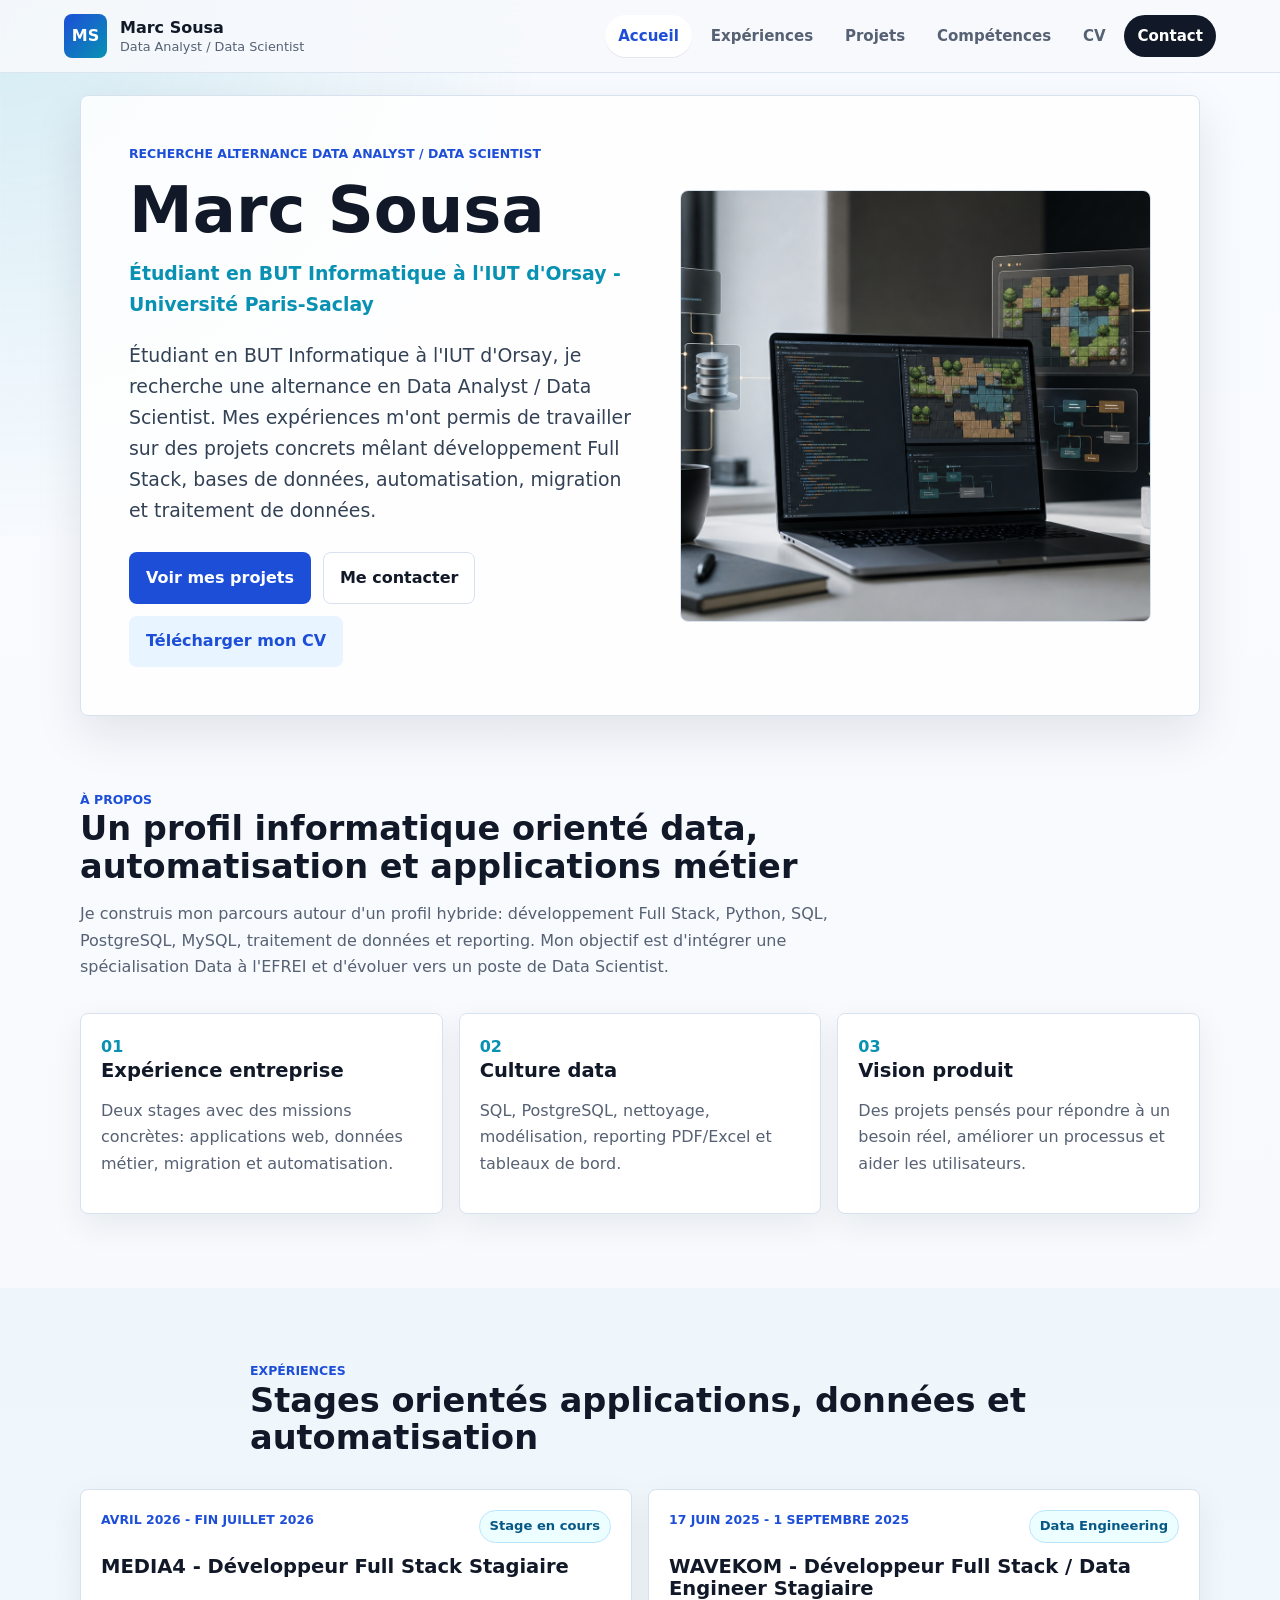
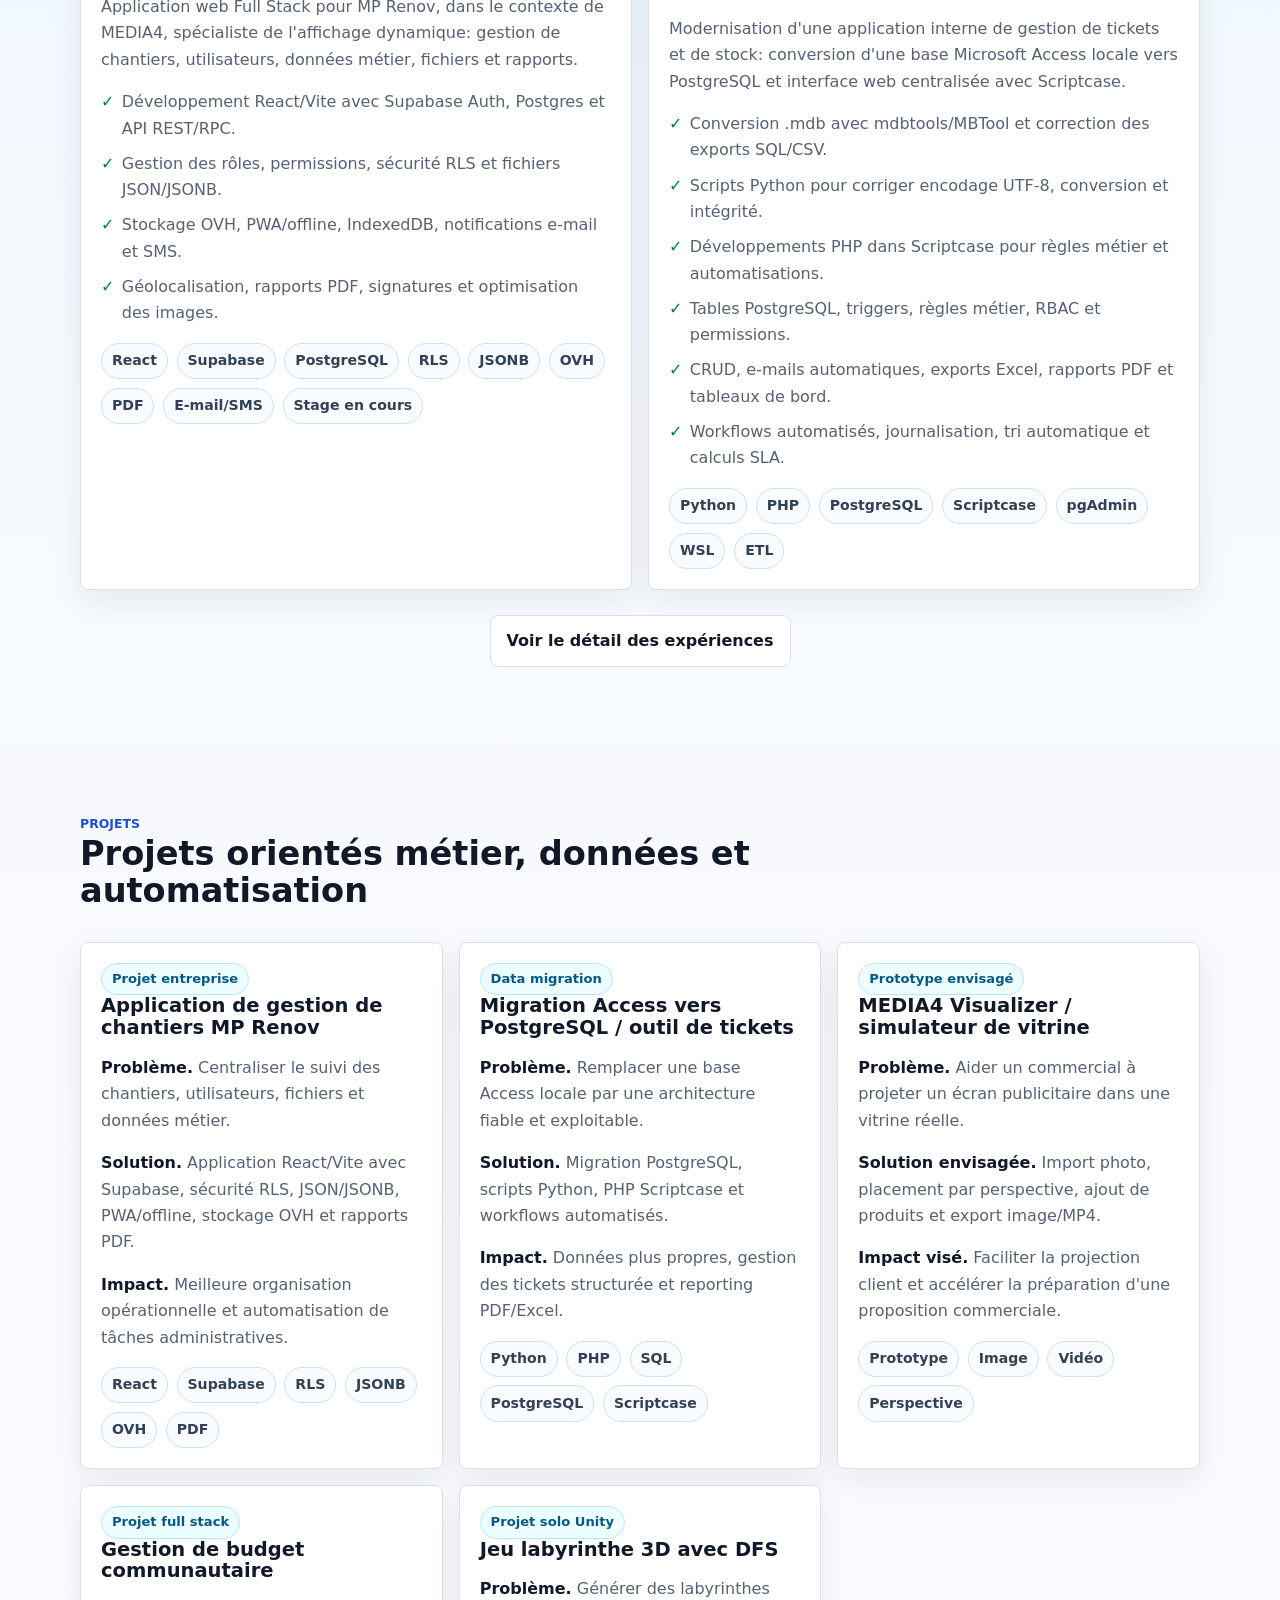
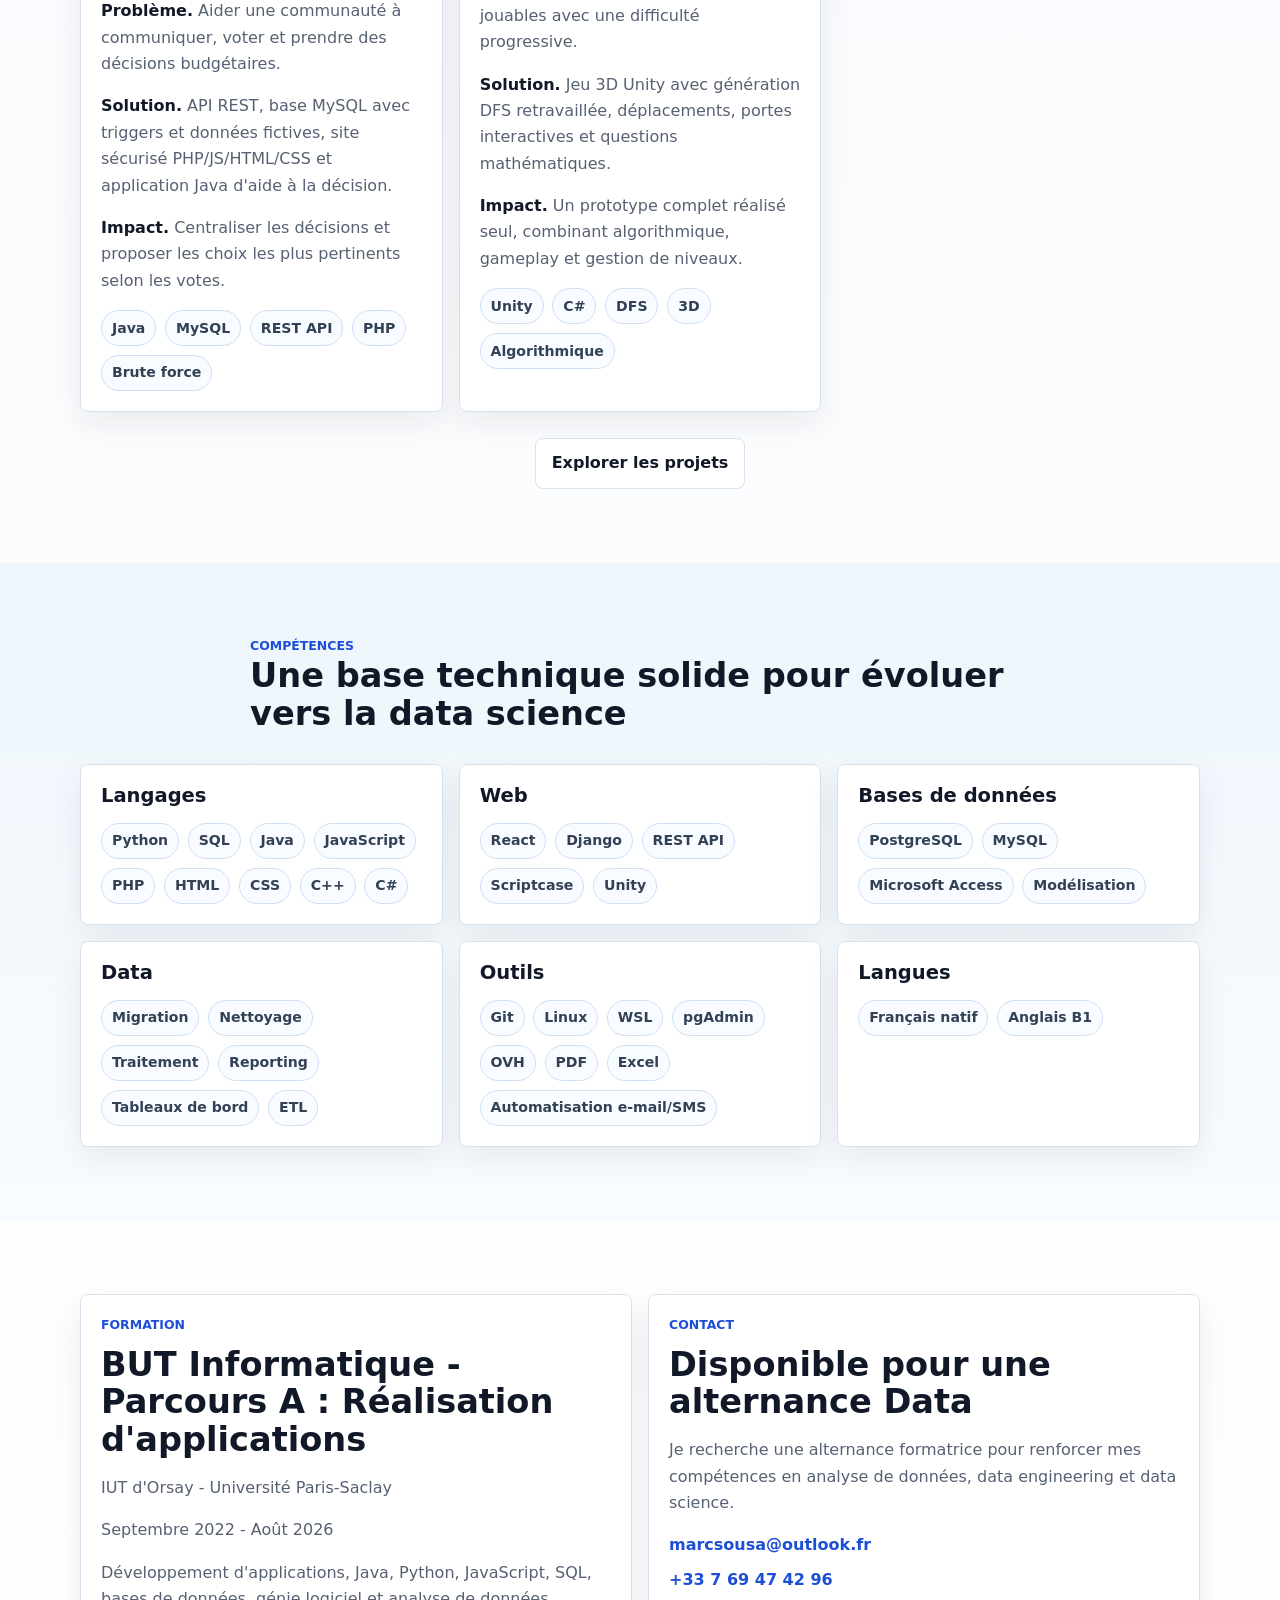
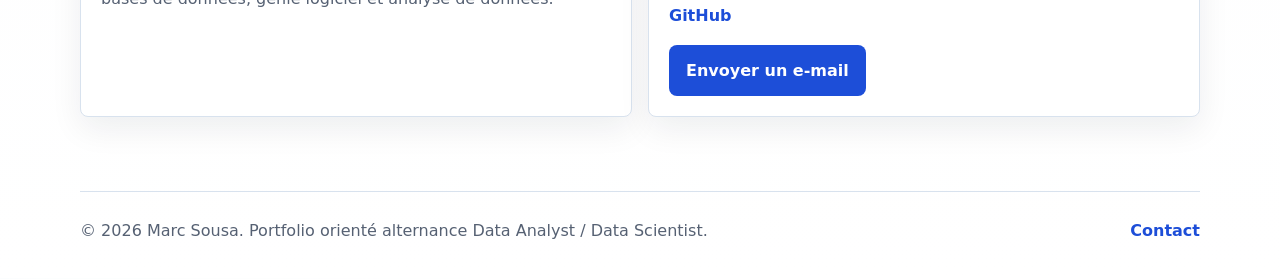
<file: index.html>
<!doctype html>
<html lang="fr">
  <head>
    <meta charset="utf-8">
    <meta name="viewport" content="width=device-width, initial-scale=1">
    <title>Marc Sousa | Alternance Data Analyst / Data Scientist</title>
    <meta
      name="description"
      content="Portfolio de Marc Sousa, étudiant en BUT Informatique à l'IUT d'Orsay, en recherche d'alternance Data Analyst / Data Scientist."
    >
    <link rel="icon" href="assets/media/favicon.svg" type="image/svg+xml">
    <link rel="stylesheet" href="assets/css/styles.css">
    <script src="assets/js/main.js" defer></script>
  </head>
  <body>
    <header class="site-header">
      <a class="brand" href="index.html" aria-label="Accueil du portfolio de Marc Sousa">
        <span class="brand-mark">MS</span>
        <span>
          <strong>Marc Sousa</strong>
          <small>Data Analyst / Data Scientist</small>
        </span>
      </a>
      <button class="nav-toggle" type="button" aria-expanded="false" aria-controls="site-nav">
        <span class="sr-only">Ouvrir le menu</span>
        <span aria-hidden="true"></span>
        <span aria-hidden="true"></span>
        <span aria-hidden="true"></span>
      </button>
      <nav class="site-nav" id="site-nav" aria-label="Navigation principale">
        <a href="index.html" data-nav>Accueil</a>
        <a href="experiences.html" data-nav>Expériences</a>
        <a href="projets.html" data-nav>Projets</a>
        <a href="competences.html" data-nav>Compétences</a>
        <a href="cv.html" data-nav>CV</a>
        <a class="nav-cta" href="contact.html" data-nav>Contact</a>
      </nav>
    </header>

    <main>
      <section class="hero section-shell" data-reveal>
        <div class="hero-copy">
          <p class="eyebrow">Recherche alternance Data Analyst / Data Scientist</p>
          <h1>Marc Sousa</h1>
          <p class="hero-title">Étudiant en BUT Informatique à l'IUT d'Orsay - Université Paris-Saclay</p>
          <p class="lead">
            Étudiant en BUT Informatique à l'IUT d'Orsay, je recherche une alternance en
            Data Analyst / Data Scientist. Mes expériences m'ont permis de travailler sur
            des projets concrets mêlant développement Full Stack, bases de données,
            automatisation, migration et traitement de données.
          </p>
          <div class="hero-actions" aria-label="Actions principales">
            <a class="button button-primary" href="projets.html">Voir mes projets</a>
            <a class="button button-secondary" href="contact.html">Me contacter</a>
            <a class="button button-ghost" href="cv.html">Télécharger mon CV</a>
          </div>
        </div>
        <div class="hero-media">
          <img src="assets/media/hero-portfolio.png" alt="Environnement de travail avec code, données et interfaces applicatives">
        </div>
      </section>

      <section class="section" id="apropos" data-reveal>
        <div class="section-heading">
          <p class="eyebrow">À propos</p>
          <h2>Un profil informatique orienté data, automatisation et applications métier</h2>
          <p>
            Je construis mon parcours autour d'un profil hybride: développement Full Stack,
            Python, SQL, PostgreSQL, MySQL, traitement de données et reporting. Mon objectif est
            d'intégrer une spécialisation Data à l'EFREI et d'évoluer vers un poste de
            Data Scientist.
          </p>
        </div>
        <div class="value-grid">
          <article class="value-card">
            <span>01</span>
            <h3>Expérience entreprise</h3>
            <p>Deux stages avec des missions concrètes: applications web, données métier, migration et automatisation.</p>
          </article>
          <article class="value-card">
            <span>02</span>
            <h3>Culture data</h3>
            <p>SQL, PostgreSQL, nettoyage, modélisation, reporting PDF/Excel et tableaux de bord.</p>
          </article>
          <article class="value-card">
            <span>03</span>
            <h3>Vision produit</h3>
            <p>Des projets pensés pour répondre à un besoin réel, améliorer un processus et aider les utilisateurs.</p>
          </article>
        </div>
      </section>

      <section class="section section-muted" id="experiences" data-reveal>
        <div class="section-heading">
          <p class="eyebrow">Expériences</p>
          <h2>Stages orientés applications, données et automatisation</h2>
        </div>
        <div class="experience-grid">
          <article class="experience-card">
            <div class="card-topline">
              <span class="card-kicker">Avril 2026 - fin juillet 2026</span>
              <span class="status-pill">Stage en cours</span>
            </div>
            <h3>MEDIA4 - Développeur Full Stack Stagiaire</h3>
            <p>
              Application web Full Stack pour MP Renov, dans le contexte de MEDIA4,
              spécialiste de l'affichage dynamique: gestion de chantiers, utilisateurs,
              données métier, fichiers et rapports.
            </p>
            <ul class="check-list">
              <li>Développement React/Vite avec Supabase Auth, Postgres et API REST/RPC.</li>
              <li>Gestion des rôles, permissions, sécurité RLS et fichiers JSON/JSONB.</li>
              <li>Stockage OVH, PWA/offline, IndexedDB, notifications e-mail et SMS.</li>
              <li>Géolocalisation, rapports PDF, signatures et optimisation des images.</li>
            </ul>
            <div class="tag-list">
              <span>React</span><span>Supabase</span><span>PostgreSQL</span><span>RLS</span><span>JSONB</span><span>OVH</span><span>PDF</span><span>E-mail/SMS</span><span>Stage en cours</span>
            </div>
          </article>
          <article class="experience-card">
            <div class="card-topline">
              <span class="card-kicker">17 juin 2025 - 1 septembre 2025</span>
              <span class="status-pill">Data Engineering</span>
            </div>
            <h3>WAVEKOM - Développeur Full Stack / Data Engineer Stagiaire</h3>
            <p>
              Modernisation d'une application interne de gestion de tickets et de stock:
              conversion d'une base Microsoft Access locale vers PostgreSQL et interface
              web centralisée avec Scriptcase.
            </p>
            <ul class="check-list">
              <li>Conversion .mdb avec mdbtools/MBTool et correction des exports SQL/CSV.</li>
              <li>Scripts Python pour corriger encodage UTF-8, conversion et intégrité.</li>
              <li>Développements PHP dans Scriptcase pour règles métier et automatisations.</li>
              <li>Tables PostgreSQL, triggers, règles métier, RBAC et permissions.</li>
              <li>CRUD, e-mails automatiques, exports Excel, rapports PDF et tableaux de bord.</li>
              <li>Workflows automatisés, journalisation, tri automatique et calculs SLA.</li>
            </ul>
            <div class="tag-list">
              <span>Python</span><span>PHP</span><span>PostgreSQL</span><span>Scriptcase</span><span>pgAdmin</span><span>WSL</span><span>ETL</span>
            </div>
          </article>
        </div>
        <div class="section-action">
          <a class="button button-secondary" href="experiences.html">Voir le détail des expériences</a>
        </div>
      </section>

      <section class="section" id="projets" data-reveal>
        <div class="section-heading">
          <p class="eyebrow">Projets</p>
          <h2>Projets orientés métier, données et automatisation</h2>
        </div>
        <div class="project-grid">
          <article class="project-card">
            <span class="status-pill">Projet entreprise</span>
            <h3>Application de gestion de chantiers MP Renov</h3>
            <p><strong>Problème.</strong> Centraliser le suivi des chantiers, utilisateurs, fichiers et données métier.</p>
            <p><strong>Solution.</strong> Application React/Vite avec Supabase, sécurité RLS, JSON/JSONB, PWA/offline, stockage OVH et rapports PDF.</p>
            <p><strong>Impact.</strong> Meilleure organisation opérationnelle et automatisation de tâches administratives.</p>
            <div class="tag-list"><span>React</span><span>Supabase</span><span>RLS</span><span>JSONB</span><span>OVH</span><span>PDF</span></div>
          </article>
          <article class="project-card">
            <span class="status-pill">Data migration</span>
            <h3>Migration Access vers PostgreSQL / outil de tickets</h3>
            <p><strong>Problème.</strong> Remplacer une base Access locale par une architecture fiable et exploitable.</p>
            <p><strong>Solution.</strong> Migration PostgreSQL, scripts Python, PHP Scriptcase et workflows automatisés.</p>
            <p><strong>Impact.</strong> Données plus propres, gestion des tickets structurée et reporting PDF/Excel.</p>
            <div class="tag-list"><span>Python</span><span>PHP</span><span>SQL</span><span>PostgreSQL</span><span>Scriptcase</span></div>
          </article>
          <article class="project-card">
            <span class="status-pill">Prototype envisagé</span>
            <h3>MEDIA4 Visualizer / simulateur de vitrine</h3>
            <p><strong>Problème.</strong> Aider un commercial à projeter un écran publicitaire dans une vitrine réelle.</p>
            <p><strong>Solution envisagée.</strong> Import photo, placement par perspective, ajout de produits et export image/MP4.</p>
            <p><strong>Impact visé.</strong> Faciliter la projection client et accélérer la préparation d'une proposition commerciale.</p>
            <div class="tag-list"><span>Prototype</span><span>Image</span><span>Vidéo</span><span>Perspective</span></div>
          </article>
          <article class="project-card">
            <span class="status-pill">Projet full stack</span>
            <h3>Gestion de budget communautaire</h3>
            <p><strong>Problème.</strong> Aider une communauté à communiquer, voter et prendre des décisions budgétaires.</p>
            <p><strong>Solution.</strong> API REST, base MySQL avec triggers et données fictives, site sécurisé PHP/JS/HTML/CSS et application Java d'aide à la décision.</p>
            <p><strong>Impact.</strong> Centraliser les décisions et proposer les choix les plus pertinents selon les votes.</p>
            <div class="tag-list"><span>Java</span><span>MySQL</span><span>REST API</span><span>PHP</span><span>Brute force</span></div>
          </article>
          <article class="project-card">
            <span class="status-pill">Projet solo Unity</span>
            <h3>Jeu labyrinthe 3D avec DFS</h3>
            <p><strong>Problème.</strong> Générer des labyrinthes jouables avec une difficulté progressive.</p>
            <p><strong>Solution.</strong> Jeu 3D Unity avec génération DFS retravaillée, déplacements, portes interactives et questions mathématiques.</p>
            <p><strong>Impact.</strong> Un prototype complet réalisé seul, combinant algorithmique, gameplay et gestion de niveaux.</p>
            <div class="tag-list"><span>Unity</span><span>C#</span><span>DFS</span><span>3D</span><span>Algorithmique</span></div>
          </article>
        </div>
        <div class="section-action">
          <a class="button button-secondary" href="projets.html">Explorer les projets</a>
        </div>
      </section>

      <section class="section section-muted" id="competences" data-reveal>
        <div class="section-heading">
          <p class="eyebrow">Compétences</p>
          <h2>Une base technique solide pour évoluer vers la data science</h2>
        </div>
        <div class="skills-board">
          <article>
            <h3>Langages</h3>
            <div class="tag-list"><span>Python</span><span>SQL</span><span>Java</span><span>JavaScript</span><span>PHP</span><span>HTML</span><span>CSS</span><span>C++</span><span>C#</span></div>
          </article>
          <article>
            <h3>Web</h3>
            <div class="tag-list"><span>React</span><span>Django</span><span>REST API</span><span>Scriptcase</span><span>Unity</span></div>
          </article>
          <article>
            <h3>Bases de données</h3>
            <div class="tag-list"><span>PostgreSQL</span><span>MySQL</span><span>Microsoft Access</span><span>Modélisation</span></div>
          </article>
          <article>
            <h3>Data</h3>
            <div class="tag-list"><span>Migration</span><span>Nettoyage</span><span>Traitement</span><span>Reporting</span><span>Tableaux de bord</span><span>ETL</span></div>
          </article>
          <article>
            <h3>Outils</h3>
            <div class="tag-list"><span>Git</span><span>Linux</span><span>WSL</span><span>pgAdmin</span><span>OVH</span><span>PDF</span><span>Excel</span><span>Automatisation e-mail/SMS</span></div>
          </article>
          <article>
            <h3>Langues</h3>
            <div class="tag-list"><span>Français natif</span><span>Anglais B1</span></div>
          </article>
        </div>
      </section>

      <section class="section formation-contact" data-reveal>
        <div class="formation-card">
          <p class="eyebrow">Formation</p>
          <h2>BUT Informatique - Parcours A : Réalisation d'applications</h2>
          <p>IUT d'Orsay - Université Paris-Saclay</p>
          <p>Septembre 2022 - Août 2026</p>
          <p>Développement d'applications, Java, Python, JavaScript, SQL, bases de données, génie logiciel et analyse de données.</p>
        </div>
        <div class="contact-card">
          <p class="eyebrow">Contact</p>
          <h2>Disponible pour une alternance Data</h2>
          <p>Je recherche une alternance formatrice pour renforcer mes compétences en analyse de données, data engineering et data science.</p>
          <div class="contact-links">
            <a href="mailto:marcsousa@outlook.fr">marcsousa@outlook.fr</a>
            <a href="tel:+33769474296">+33 7 69 47 42 96</a>
            <a href="https://github.com/MarcSousa91" target="_blank" rel="noreferrer">GitHub</a>
          </div>
          <a class="button button-primary" href="mailto:marcsousa@outlook.fr">Envoyer un e-mail</a>
        </div>
      </section>
    </main>

    <footer class="site-footer">
      <p>© 2026 Marc Sousa. Portfolio orienté alternance Data Analyst / Data Scientist.</p>
      <a href="contact.html">Contact</a>
    </footer>
  </body>
</html>
</file>
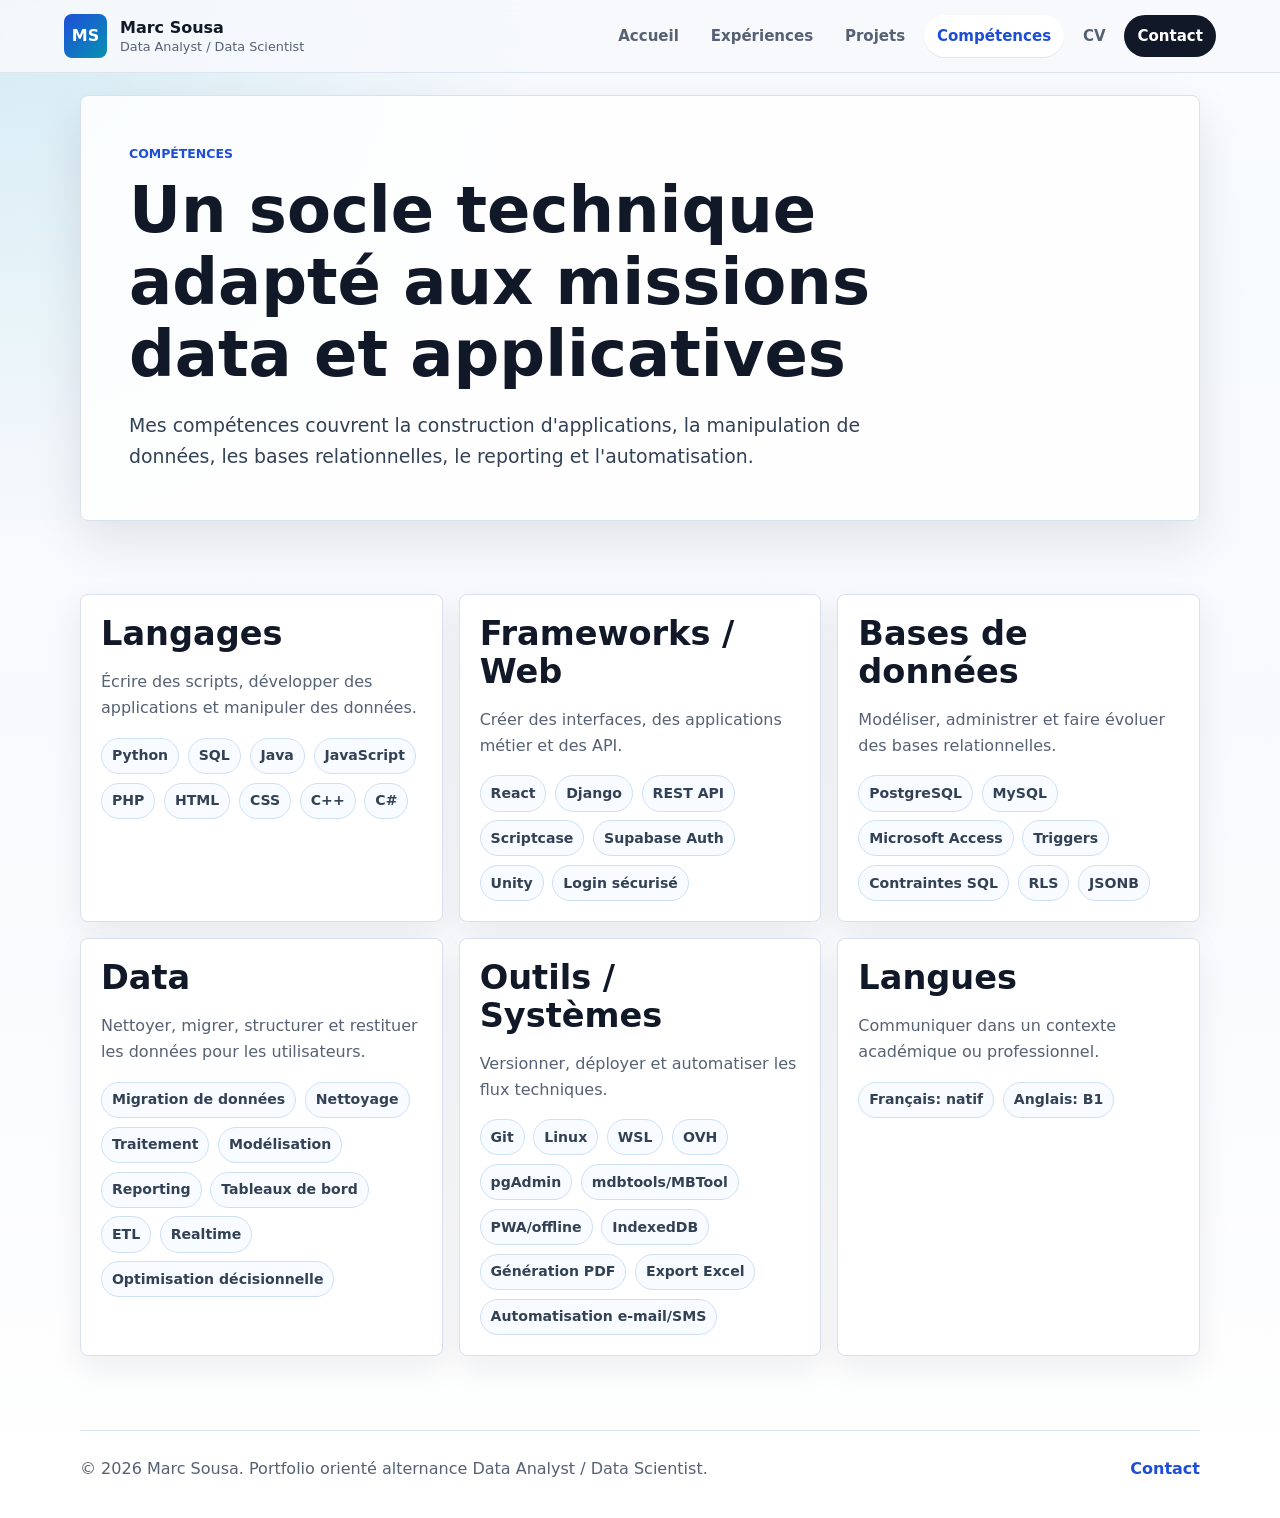
<file: competences.html>
<!doctype html>
<html lang="fr">
  <head>
    <meta charset="utf-8">
    <meta name="viewport" content="width=device-width, initial-scale=1">
    <title>Compétences Data et Développement | Marc Sousa</title>
    <meta name="description" content="Compétences techniques de Marc Sousa: Python, SQL, PostgreSQL, MySQL, React, PHP, Unity, Supabase, RLS, migration de données, ETL, reporting et automatisation.">
    <link rel="icon" href="assets/media/favicon.svg" type="image/svg+xml">
    <link rel="stylesheet" href="assets/css/styles.css">
    <script src="assets/js/main.js" defer></script>
  </head>
  <body>
    <header class="site-header">
      <a class="brand" href="index.html" aria-label="Accueil du portfolio de Marc Sousa">
        <span class="brand-mark">MS</span>
        <span><strong>Marc Sousa</strong><small>Data Analyst / Data Scientist</small></span>
      </a>
      <button class="nav-toggle" type="button" aria-expanded="false" aria-controls="site-nav">
        <span class="sr-only">Ouvrir le menu</span><span aria-hidden="true"></span><span aria-hidden="true"></span><span aria-hidden="true"></span>
      </button>
      <nav class="site-nav" id="site-nav" aria-label="Navigation principale">
        <a href="index.html" data-nav>Accueil</a>
        <a href="experiences.html" data-nav>Expériences</a>
        <a href="projets.html" data-nav>Projets</a>
        <a href="competences.html" data-nav>Compétences</a>
        <a href="cv.html" data-nav>CV</a>
        <a class="nav-cta" href="contact.html" data-nav>Contact</a>
      </nav>
    </header>

    <main>
      <section class="page-hero section-shell" data-reveal>
        <p class="eyebrow">Compétences</p>
        <h1>Un socle technique adapté aux missions data et applicatives</h1>
        <p class="lead">
          Mes compétences couvrent la construction d'applications, la manipulation de
          données, les bases relationnelles, le reporting et l'automatisation.
        </p>
      </section>

      <section class="section" data-reveal>
        <div class="skills-board skills-board-large">
          <article>
            <h2>Langages</h2>
            <p>Écrire des scripts, développer des applications et manipuler des données.</p>
            <div class="tag-list"><span>Python</span><span>SQL</span><span>Java</span><span>JavaScript</span><span>PHP</span><span>HTML</span><span>CSS</span><span>C++</span><span>C#</span></div>
          </article>
          <article>
            <h2>Frameworks / Web</h2>
            <p>Créer des interfaces, des applications métier et des API.</p>
            <div class="tag-list"><span>React</span><span>Django</span><span>REST API</span><span>Scriptcase</span><span>Supabase Auth</span><span>Unity</span><span>Login sécurisé</span></div>
          </article>
          <article>
            <h2>Bases de données</h2>
            <p>Modéliser, administrer et faire évoluer des bases relationnelles.</p>
            <div class="tag-list"><span>PostgreSQL</span><span>MySQL</span><span>Microsoft Access</span><span>Triggers</span><span>Contraintes SQL</span><span>RLS</span><span>JSONB</span></div>
          </article>
          <article>
            <h2>Data</h2>
            <p>Nettoyer, migrer, structurer et restituer les données pour les utilisateurs.</p>
            <div class="tag-list"><span>Migration de données</span><span>Nettoyage</span><span>Traitement</span><span>Modélisation</span><span>Reporting</span><span>Tableaux de bord</span><span>ETL</span><span>Realtime</span><span>Optimisation décisionnelle</span></div>
          </article>
          <article>
            <h2>Outils / Systèmes</h2>
            <p>Versionner, déployer et automatiser les flux techniques.</p>
            <div class="tag-list"><span>Git</span><span>Linux</span><span>WSL</span><span>OVH</span><span>pgAdmin</span><span>mdbtools/MBTool</span><span>PWA/offline</span><span>IndexedDB</span><span>Génération PDF</span><span>Export Excel</span><span>Automatisation e-mail/SMS</span></div>
          </article>
          <article>
            <h2>Langues</h2>
            <p>Communiquer dans un contexte académique ou professionnel.</p>
            <div class="tag-list"><span>Français: natif</span><span>Anglais: B1</span></div>
          </article>
        </div>
      </section>
    </main>

    <footer class="site-footer">
      <p>© 2026 Marc Sousa. Portfolio orienté alternance Data Analyst / Data Scientist.</p>
      <a href="contact.html">Contact</a>
    </footer>
  </body>
</html>
</file>
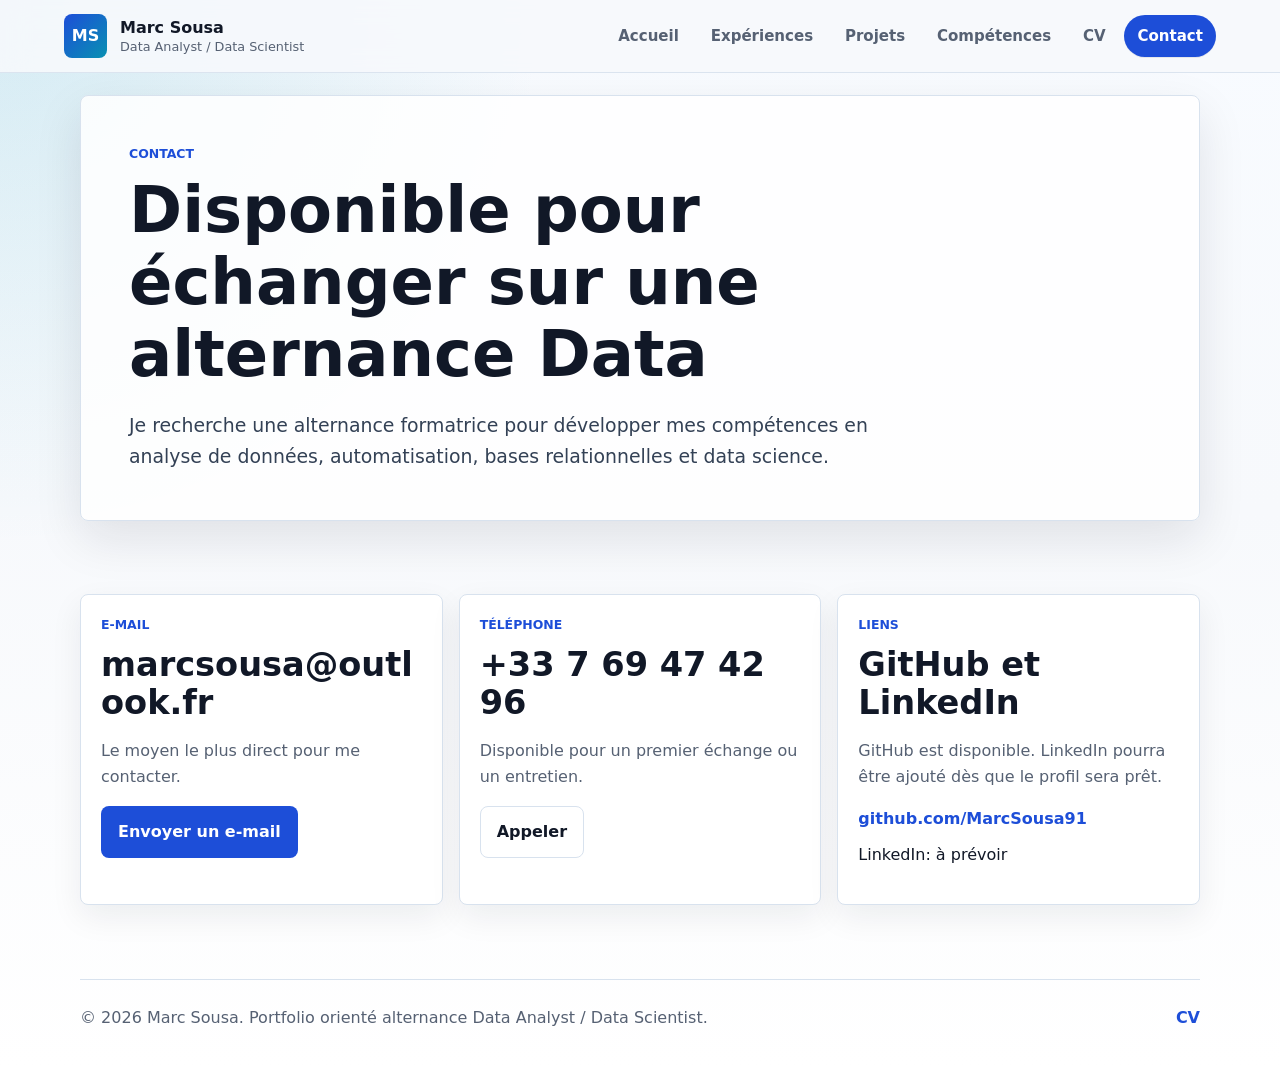
<file: contact.html>
<!doctype html>
<html lang="fr">
  <head>
    <meta charset="utf-8">
    <meta name="viewport" content="width=device-width, initial-scale=1">
    <title>Contact | Marc Sousa</title>
    <meta name="description" content="Contacter Marc Sousa pour une alternance Data Analyst / Data Scientist: email, téléphone, GitHub et LinkedIn à prévoir.">
    <link rel="icon" href="assets/media/favicon.svg" type="image/svg+xml">
    <link rel="stylesheet" href="assets/css/styles.css">
    <script src="assets/js/main.js" defer></script>
  </head>
  <body>
    <header class="site-header">
      <a class="brand" href="index.html" aria-label="Accueil du portfolio de Marc Sousa">
        <span class="brand-mark">MS</span>
        <span><strong>Marc Sousa</strong><small>Data Analyst / Data Scientist</small></span>
      </a>
      <button class="nav-toggle" type="button" aria-expanded="false" aria-controls="site-nav">
        <span class="sr-only">Ouvrir le menu</span><span aria-hidden="true"></span><span aria-hidden="true"></span><span aria-hidden="true"></span>
      </button>
      <nav class="site-nav" id="site-nav" aria-label="Navigation principale">
        <a href="index.html" data-nav>Accueil</a>
        <a href="experiences.html" data-nav>Expériences</a>
        <a href="projets.html" data-nav>Projets</a>
        <a href="competences.html" data-nav>Compétences</a>
        <a href="cv.html" data-nav>CV</a>
        <a class="nav-cta" href="contact.html" data-nav>Contact</a>
      </nav>
    </header>

    <main>
      <section class="page-hero section-shell" data-reveal>
        <p class="eyebrow">Contact</p>
        <h1>Disponible pour échanger sur une alternance Data</h1>
        <p class="lead">
          Je recherche une alternance formatrice pour développer mes compétences en
          analyse de données, automatisation, bases relationnelles et data science.
        </p>
      </section>

      <section class="section contact-grid" data-reveal>
        <article class="contact-card">
          <p class="eyebrow">E-mail</p>
          <h2>marcsousa@outlook.fr</h2>
          <p>Le moyen le plus direct pour me contacter.</p>
          <a class="button button-primary" href="mailto:marcsousa@outlook.fr">Envoyer un e-mail</a>
        </article>
        <article class="contact-card">
          <p class="eyebrow">Téléphone</p>
          <h2>+33 7 69 47 42 96</h2>
          <p>Disponible pour un premier échange ou un entretien.</p>
          <a class="button button-secondary" href="tel:+33769474296">Appeler</a>
        </article>
        <article class="contact-card">
          <p class="eyebrow">Liens</p>
          <h2>GitHub et LinkedIn</h2>
          <p>GitHub est disponible. LinkedIn pourra être ajouté dès que le profil sera prêt.</p>
          <div class="contact-links">
            <a href="https://github.com/MarcSousa91" target="_blank" rel="noreferrer">github.com/MarcSousa91</a>
            <span>LinkedIn: à prévoir</span>
          </div>
        </article>
      </section>
    </main>

    <footer class="site-footer">
      <p>© 2026 Marc Sousa. Portfolio orienté alternance Data Analyst / Data Scientist.</p>
      <a href="cv.html">CV</a>
    </footer>
  </body>
</html>
</file>
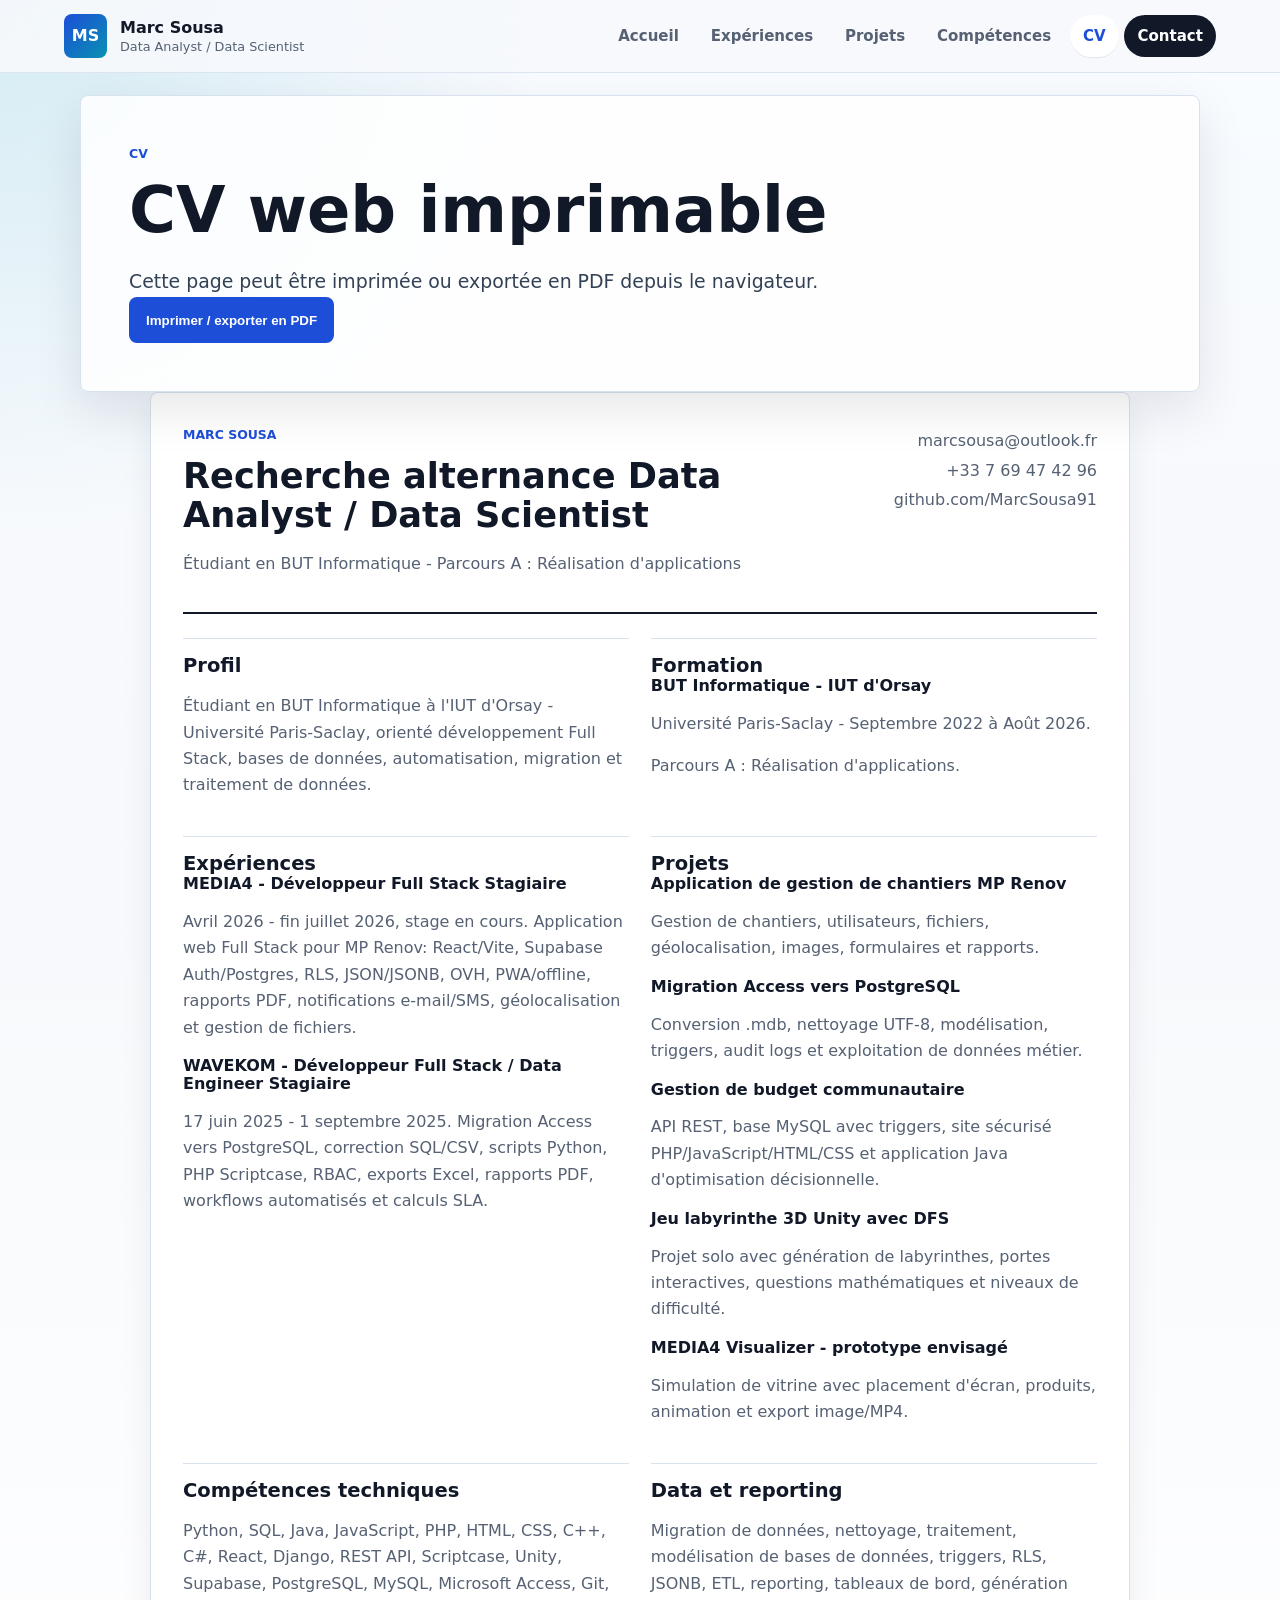
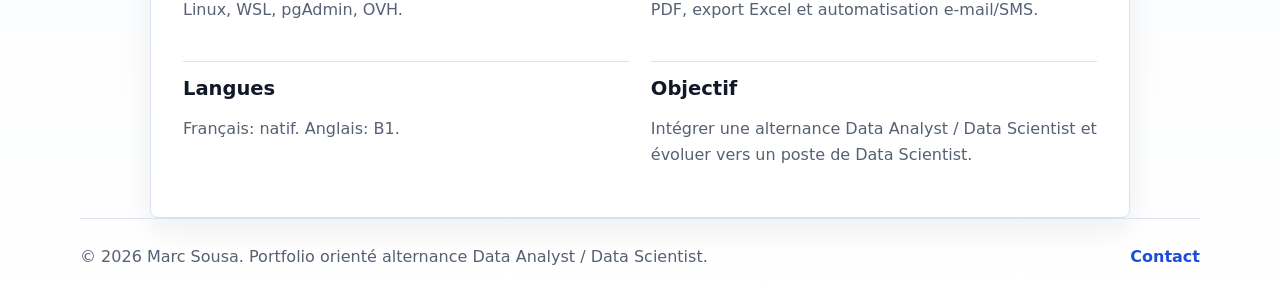
<file: cv.html>
<!doctype html>
<html lang="fr">
  <head>
    <meta charset="utf-8">
    <meta name="viewport" content="width=device-width, initial-scale=1">
    <title>CV | Marc Sousa</title>
    <meta name="description" content="CV web de Marc Sousa, étudiant en BUT Informatique recherchant une alternance Data Analyst / Data Scientist.">
    <link rel="icon" href="assets/media/favicon.svg" type="image/svg+xml">
    <link rel="stylesheet" href="assets/css/styles.css">
    <script src="assets/js/main.js" defer></script>
  </head>
  <body>
    <header class="site-header no-print">
      <a class="brand" href="index.html" aria-label="Accueil du portfolio de Marc Sousa">
        <span class="brand-mark">MS</span>
        <span><strong>Marc Sousa</strong><small>Data Analyst / Data Scientist</small></span>
      </a>
      <button class="nav-toggle" type="button" aria-expanded="false" aria-controls="site-nav">
        <span class="sr-only">Ouvrir le menu</span><span aria-hidden="true"></span><span aria-hidden="true"></span><span aria-hidden="true"></span>
      </button>
      <nav class="site-nav" id="site-nav" aria-label="Navigation principale">
        <a href="index.html" data-nav>Accueil</a>
        <a href="experiences.html" data-nav>Expériences</a>
        <a href="projets.html" data-nav>Projets</a>
        <a href="competences.html" data-nav>Compétences</a>
        <a href="cv.html" data-nav>CV</a>
        <a class="nav-cta" href="contact.html" data-nav>Contact</a>
      </nav>
    </header>

    <main>
      <section class="page-hero section-shell no-print" data-reveal>
        <p class="eyebrow">CV</p>
        <h1>CV web imprimable</h1>
        <p class="lead">Cette page peut être imprimée ou exportée en PDF depuis le navigateur.</p>
        <button class="button button-primary" type="button" data-print>Imprimer / exporter en PDF</button>
      </section>

      <section class="section cv-sheet" aria-label="CV de Marc Sousa">
        <header class="cv-header">
          <div>
            <p class="eyebrow">Marc Sousa</p>
            <h2>Recherche alternance Data Analyst / Data Scientist</h2>
            <p>Étudiant en BUT Informatique - Parcours A : Réalisation d'applications</p>
          </div>
          <div class="cv-contact">
            <p><a href="mailto:marcsousa@outlook.fr">marcsousa@outlook.fr</a></p>
            <p><a href="tel:+33769474296">+33 7 69 47 42 96</a></p>
            <p><a href="https://github.com/MarcSousa91">github.com/MarcSousa91</a></p>
          </div>
        </header>

        <div class="cv-grid">
          <section>
            <h3>Profil</h3>
            <p>
              Étudiant en BUT Informatique à l'IUT d'Orsay - Université Paris-Saclay,
              orienté développement Full Stack, bases de données, automatisation,
              migration et traitement de données.
            </p>
          </section>
          <section>
            <h3>Formation</h3>
            <article class="cv-entry">
              <h4>BUT Informatique - IUT d'Orsay</h4>
              <p>Université Paris-Saclay - Septembre 2022 à Août 2026.</p>
              <p>Parcours A : Réalisation d'applications.</p>
            </article>
          </section>
          <section>
            <h3>Expériences</h3>
            <article class="cv-entry">
              <h4>MEDIA4 - Développeur Full Stack Stagiaire</h4>
              <p>Avril 2026 - fin juillet 2026, stage en cours. Application web Full Stack pour MP Renov: React/Vite, Supabase Auth/Postgres, RLS, JSON/JSONB, OVH, PWA/offline, rapports PDF, notifications e-mail/SMS, géolocalisation et gestion de fichiers.</p>
            </article>
            <article class="cv-entry">
              <h4>WAVEKOM - Développeur Full Stack / Data Engineer Stagiaire</h4>
              <p>17 juin 2025 - 1 septembre 2025. Migration Access vers PostgreSQL, correction SQL/CSV, scripts Python, PHP Scriptcase, RBAC, exports Excel, rapports PDF, workflows automatisés et calculs SLA.</p>
            </article>
          </section>
          <section>
            <h3>Projets</h3>
            <article class="cv-entry">
              <h4>Application de gestion de chantiers MP Renov</h4>
              <p>Gestion de chantiers, utilisateurs, fichiers, géolocalisation, images, formulaires et rapports.</p>
            </article>
            <article class="cv-entry">
              <h4>Migration Access vers PostgreSQL</h4>
              <p>Conversion .mdb, nettoyage UTF-8, modélisation, triggers, audit logs et exploitation de données métier.</p>
            </article>
            <article class="cv-entry">
              <h4>Gestion de budget communautaire</h4>
              <p>API REST, base MySQL avec triggers, site sécurisé PHP/JavaScript/HTML/CSS et application Java d'optimisation décisionnelle.</p>
            </article>
            <article class="cv-entry">
              <h4>Jeu labyrinthe 3D Unity avec DFS</h4>
              <p>Projet solo avec génération de labyrinthes, portes interactives, questions mathématiques et niveaux de difficulté.</p>
            </article>
            <article class="cv-entry">
              <h4>MEDIA4 Visualizer - prototype envisagé</h4>
              <p>Simulation de vitrine avec placement d'écran, produits, animation et export image/MP4.</p>
            </article>
          </section>
          <section>
            <h3>Compétences techniques</h3>
            <p>Python, SQL, Java, JavaScript, PHP, HTML, CSS, C++, C#, React, Django, REST API, Scriptcase, Unity, Supabase, PostgreSQL, MySQL, Microsoft Access, Git, Linux, WSL, pgAdmin, OVH.</p>
          </section>
          <section>
            <h3>Data et reporting</h3>
            <p>Migration de données, nettoyage, traitement, modélisation de bases de données, triggers, RLS, JSONB, ETL, reporting, tableaux de bord, génération PDF, export Excel et automatisation e-mail/SMS.</p>
          </section>
          <section>
            <h3>Langues</h3>
            <p>Français: natif. Anglais: B1.</p>
          </section>
          <section>
            <h3>Objectif</h3>
            <p>Intégrer une alternance Data Analyst / Data Scientist et évoluer vers un poste de Data Scientist.</p>
          </section>
        </div>
      </section>
    </main>

    <footer class="site-footer no-print">
      <p>© 2026 Marc Sousa. Portfolio orienté alternance Data Analyst / Data Scientist.</p>
      <a href="contact.html">Contact</a>
    </footer>
  </body>
</html>
</file>
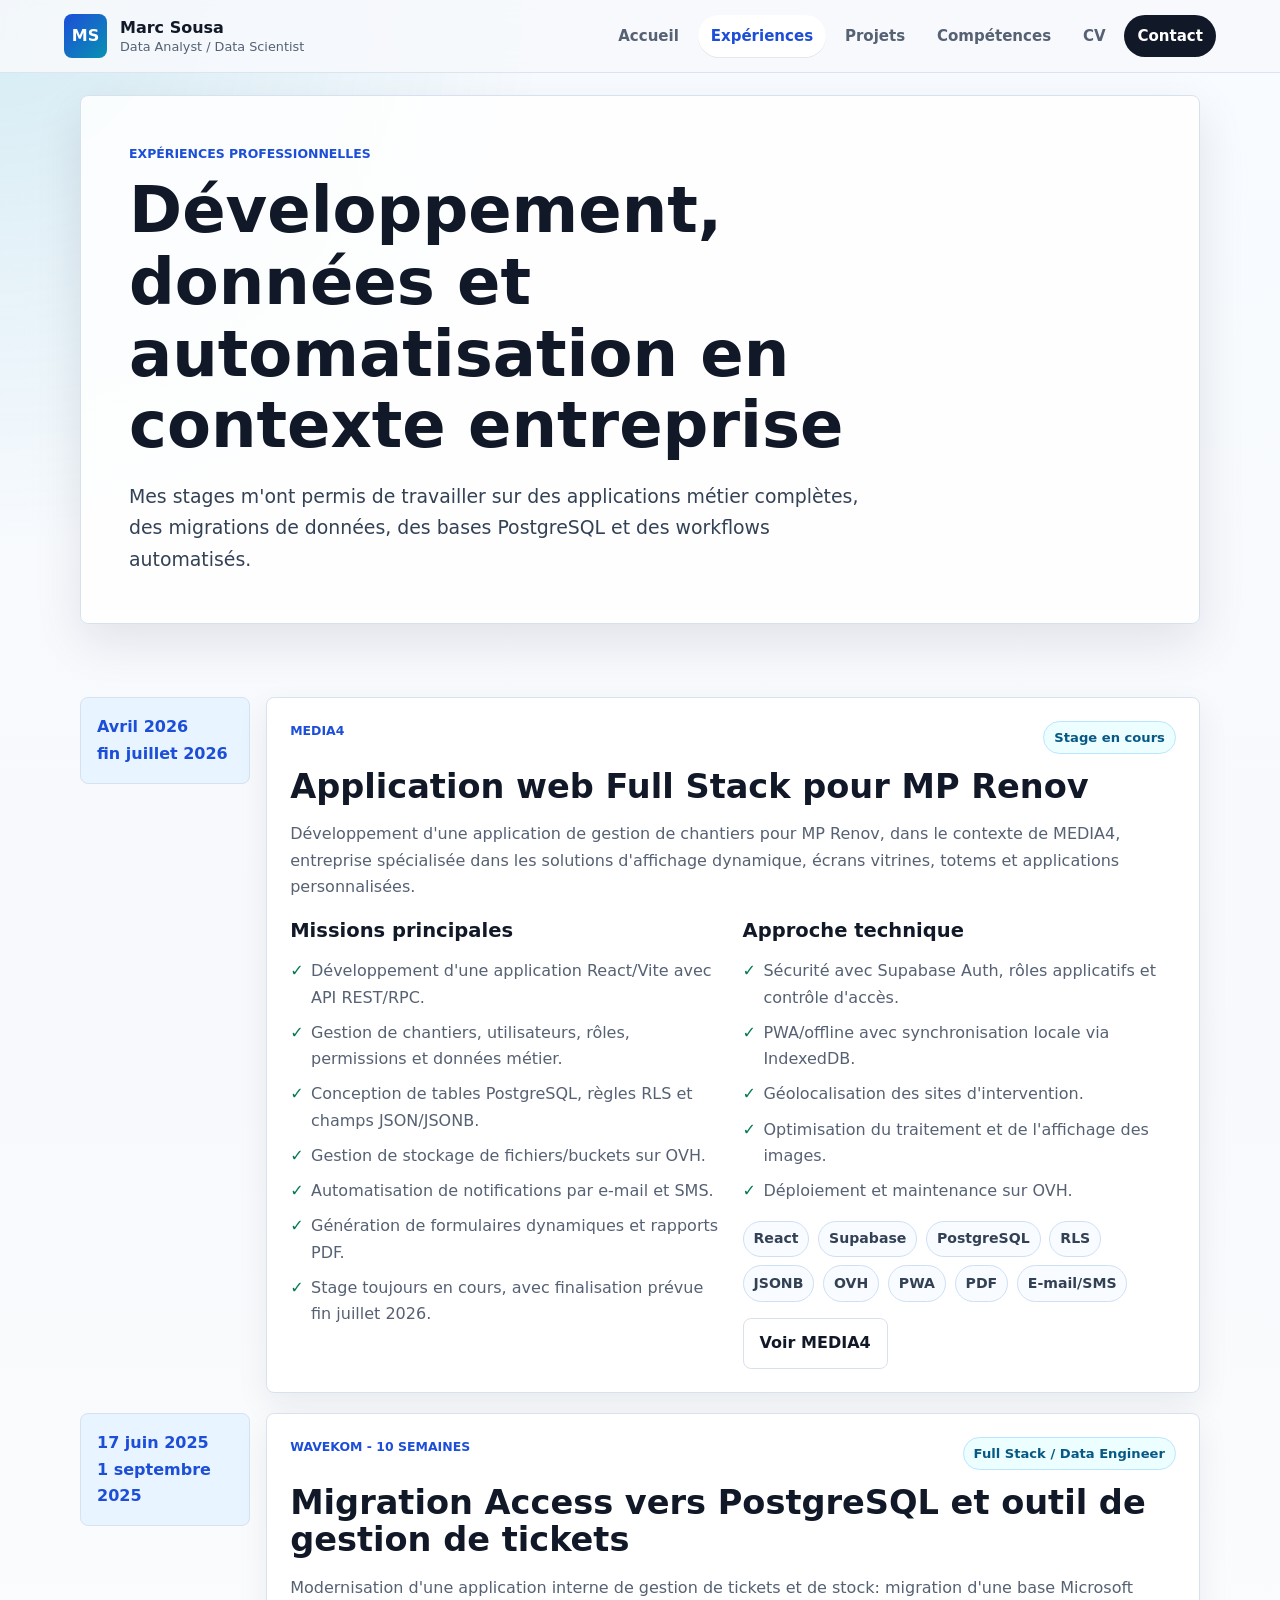
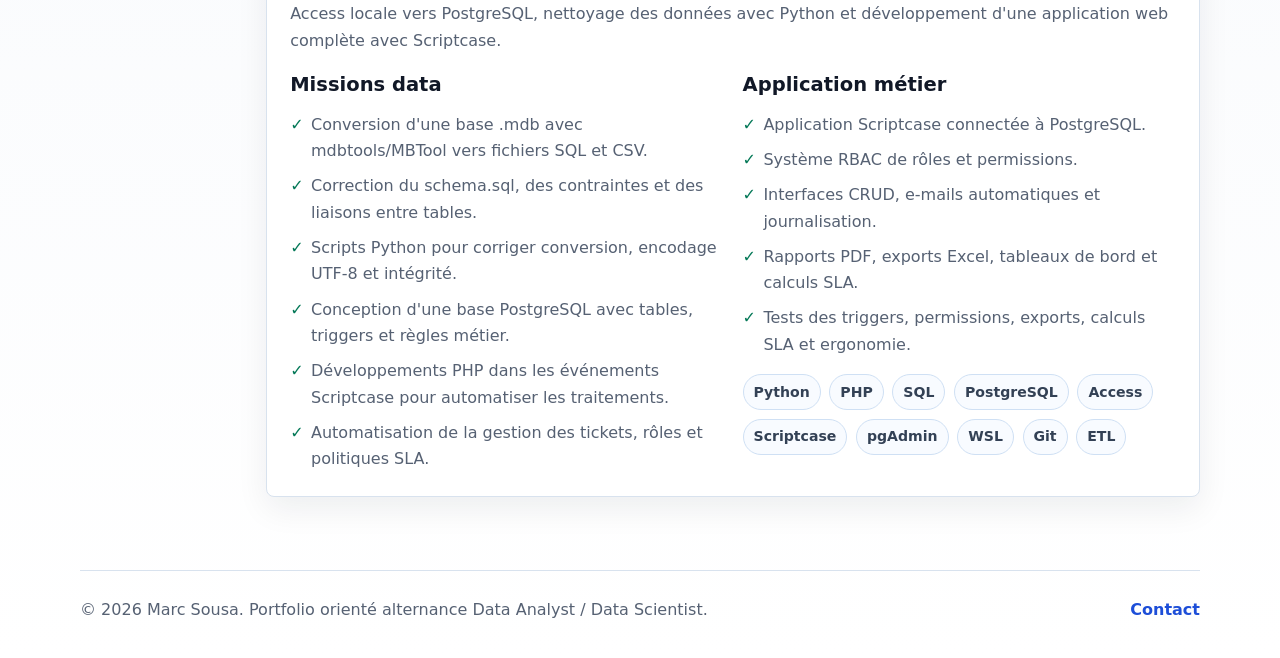
<file: experiences.html>
<!doctype html>
<html lang="fr">
  <head>
    <meta charset="utf-8">
    <meta name="viewport" content="width=device-width, initial-scale=1">
    <title>Expériences | Marc Sousa</title>
    <meta name="description" content="Expériences professionnelles de Marc Sousa: MEDIA4 et WAVEKOM, développement Full Stack, data engineering, PostgreSQL et automatisation.">
    <link rel="icon" href="assets/media/favicon.svg" type="image/svg+xml">
    <link rel="stylesheet" href="assets/css/styles.css">
    <script src="assets/js/main.js" defer></script>
  </head>
  <body>
    <header class="site-header">
      <a class="brand" href="index.html" aria-label="Accueil du portfolio de Marc Sousa">
        <span class="brand-mark">MS</span>
        <span><strong>Marc Sousa</strong><small>Data Analyst / Data Scientist</small></span>
      </a>
      <button class="nav-toggle" type="button" aria-expanded="false" aria-controls="site-nav">
        <span class="sr-only">Ouvrir le menu</span><span aria-hidden="true"></span><span aria-hidden="true"></span><span aria-hidden="true"></span>
      </button>
      <nav class="site-nav" id="site-nav" aria-label="Navigation principale">
        <a href="index.html" data-nav>Accueil</a>
        <a href="experiences.html" data-nav>Expériences</a>
        <a href="projets.html" data-nav>Projets</a>
        <a href="competences.html" data-nav>Compétences</a>
        <a href="cv.html" data-nav>CV</a>
        <a class="nav-cta" href="contact.html" data-nav>Contact</a>
      </nav>
    </header>

    <main>
      <section class="page-hero section-shell" data-reveal>
        <p class="eyebrow">Expériences professionnelles</p>
        <h1>Développement, données et automatisation en contexte entreprise</h1>
        <p class="lead">
          Mes stages m'ont permis de travailler sur des applications métier complètes,
          des migrations de données, des bases PostgreSQL et des workflows automatisés.
        </p>
      </section>

      <section class="section timeline" data-reveal>
        <article class="timeline-item">
          <div class="timeline-date">Avril 2026<br>fin juillet 2026</div>
          <div class="timeline-content">
            <div class="card-topline">
              <span class="card-kicker">MEDIA4</span>
              <span class="status-pill">Stage en cours</span>
            </div>
            <h2>Application web Full Stack pour MP Renov</h2>
            <p>
              Développement d'une application de gestion de chantiers pour MP Renov, dans
              le contexte de MEDIA4, entreprise spécialisée dans les solutions d'affichage
              dynamique, écrans vitrines, totems et applications personnalisées.
            </p>
            <div class="two-column">
              <div>
                <h3>Missions principales</h3>
                <ul class="check-list">
                  <li>Développement d'une application React/Vite avec API REST/RPC.</li>
                  <li>Gestion de chantiers, utilisateurs, rôles, permissions et données métier.</li>
                  <li>Conception de tables PostgreSQL, règles RLS et champs JSON/JSONB.</li>
                  <li>Gestion de stockage de fichiers/buckets sur OVH.</li>
                  <li>Automatisation de notifications par e-mail et SMS.</li>
                  <li>Génération de formulaires dynamiques et rapports PDF.</li>
                  <li>Stage toujours en cours, avec finalisation prévue fin juillet 2026.</li>
                </ul>
              </div>
              <div>
                <h3>Approche technique</h3>
                <ul class="check-list">
                  <li>Sécurité avec Supabase Auth, rôles applicatifs et contrôle d'accès.</li>
                  <li>PWA/offline avec synchronisation locale via IndexedDB.</li>
                  <li>Géolocalisation des sites d'intervention.</li>
                  <li>Optimisation du traitement et de l'affichage des images.</li>
                  <li>Déploiement et maintenance sur OVH.</li>
                </ul>
                <div class="tag-list">
                  <span>React</span><span>Supabase</span><span>PostgreSQL</span><span>RLS</span><span>JSONB</span><span>OVH</span><span>PWA</span><span>PDF</span><span>E-mail/SMS</span>
                </div>
                <a class="button button-secondary" href="https://www.media4.fr/" target="_blank" rel="noreferrer">Voir MEDIA4</a>
              </div>
            </div>
          </div>
        </article>

        <article class="timeline-item">
          <div class="timeline-date">17 juin 2025<br>1 septembre 2025</div>
          <div class="timeline-content">
            <div class="card-topline">
              <span class="card-kicker">WAVEKOM - 10 semaines</span>
              <span class="status-pill">Full Stack / Data Engineer</span>
            </div>
            <h2>Migration Access vers PostgreSQL et outil de gestion de tickets</h2>
            <p>
              Modernisation d'une application interne de gestion de tickets et de stock:
              migration d'une base Microsoft Access locale vers PostgreSQL, nettoyage des
              données avec Python et développement d'une application web complète avec Scriptcase.
            </p>
            <div class="two-column">
              <div>
                <h3>Missions data</h3>
                <ul class="check-list">
                  <li>Conversion d'une base .mdb avec mdbtools/MBTool vers fichiers SQL et CSV.</li>
                  <li>Correction du schema.sql, des contraintes et des liaisons entre tables.</li>
                  <li>Scripts Python pour corriger conversion, encodage UTF-8 et intégrité.</li>
                  <li>Conception d'une base PostgreSQL avec tables, triggers et règles métier.</li>
                  <li>Développements PHP dans les événements Scriptcase pour automatiser les traitements.</li>
                  <li>Automatisation de la gestion des tickets, rôles et politiques SLA.</li>
                </ul>
              </div>
              <div>
                <h3>Application métier</h3>
                <ul class="check-list">
                  <li>Application Scriptcase connectée à PostgreSQL.</li>
                  <li>Système RBAC de rôles et permissions.</li>
                  <li>Interfaces CRUD, e-mails automatiques et journalisation.</li>
                  <li>Rapports PDF, exports Excel, tableaux de bord et calculs SLA.</li>
                  <li>Tests des triggers, permissions, exports, calculs SLA et ergonomie.</li>
                </ul>
                <div class="tag-list">
                  <span>Python</span><span>PHP</span><span>SQL</span><span>PostgreSQL</span><span>Access</span><span>Scriptcase</span><span>pgAdmin</span><span>WSL</span><span>Git</span><span>ETL</span>
                </div>
              </div>
            </div>
          </div>
        </article>
      </section>
    </main>

    <footer class="site-footer">
      <p>© 2026 Marc Sousa. Portfolio orienté alternance Data Analyst / Data Scientist.</p>
      <a href="contact.html">Contact</a>
    </footer>
  </body>
</html>
</file>
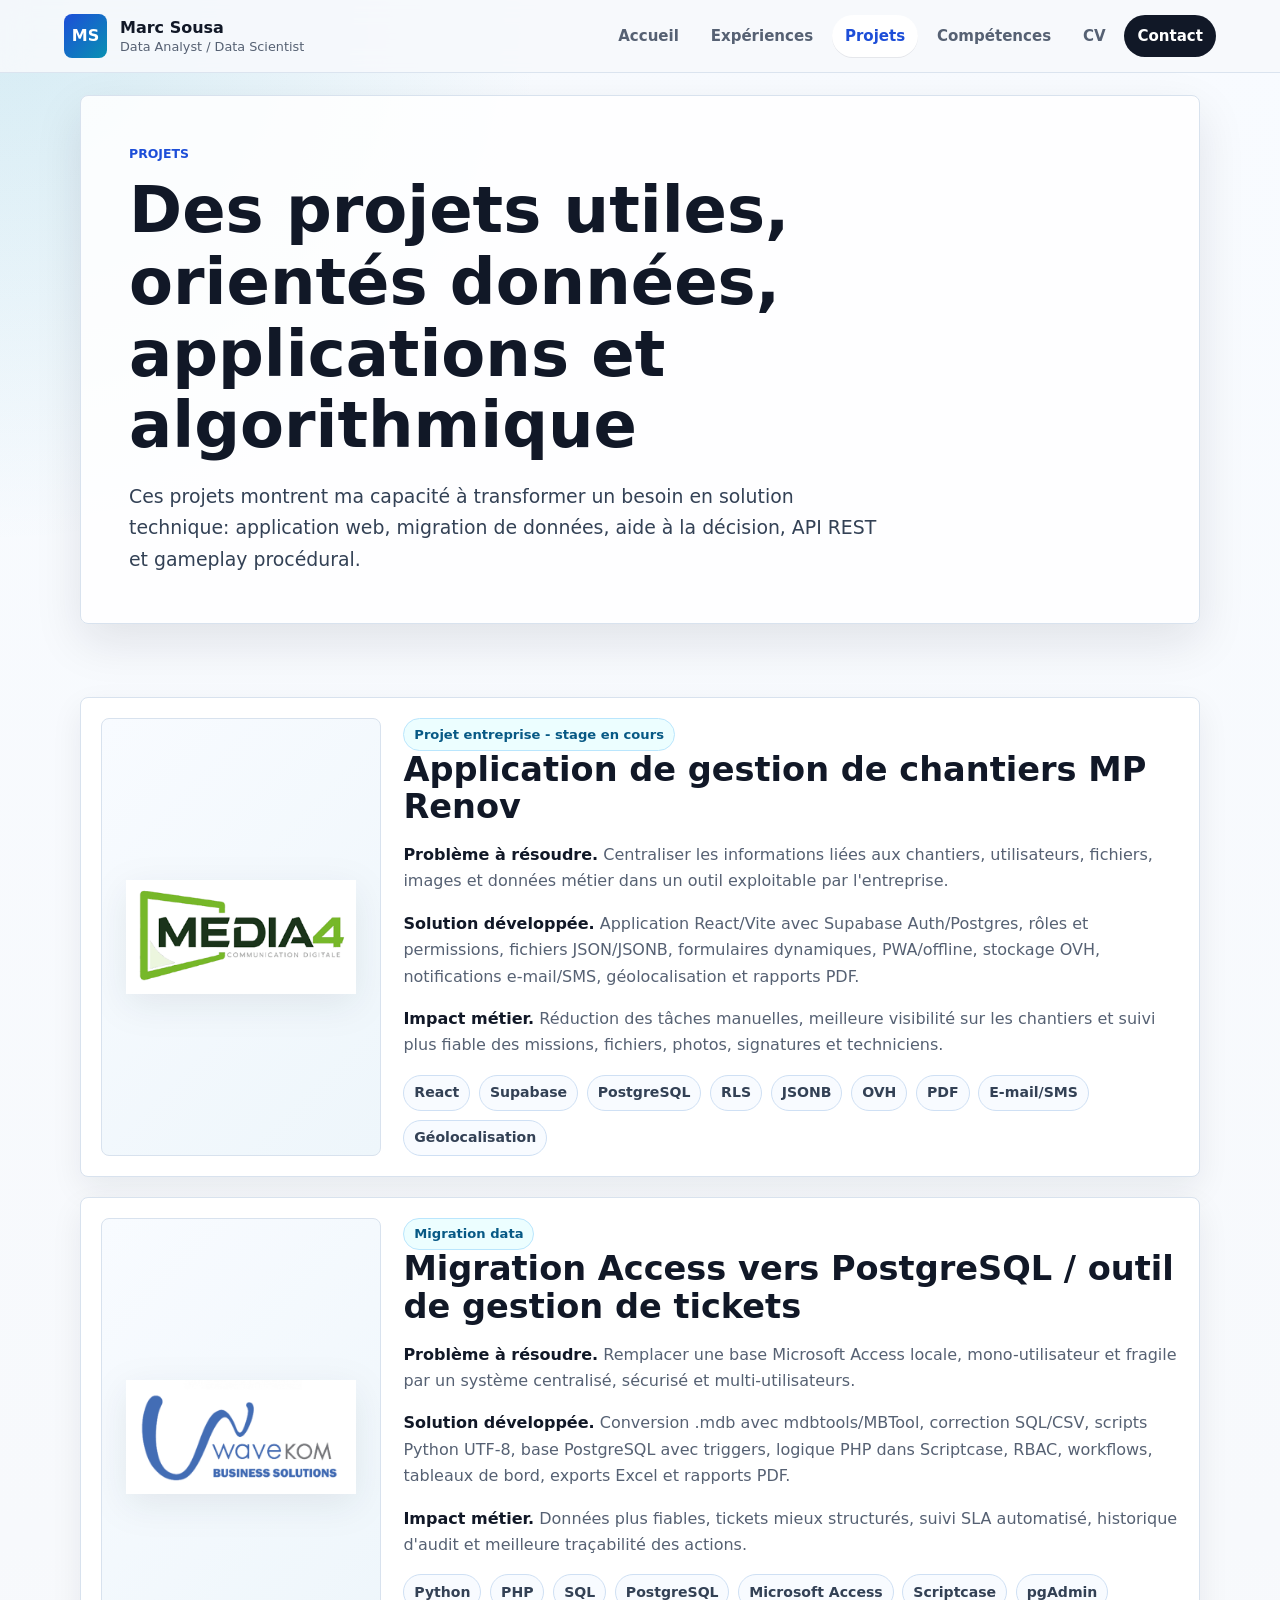
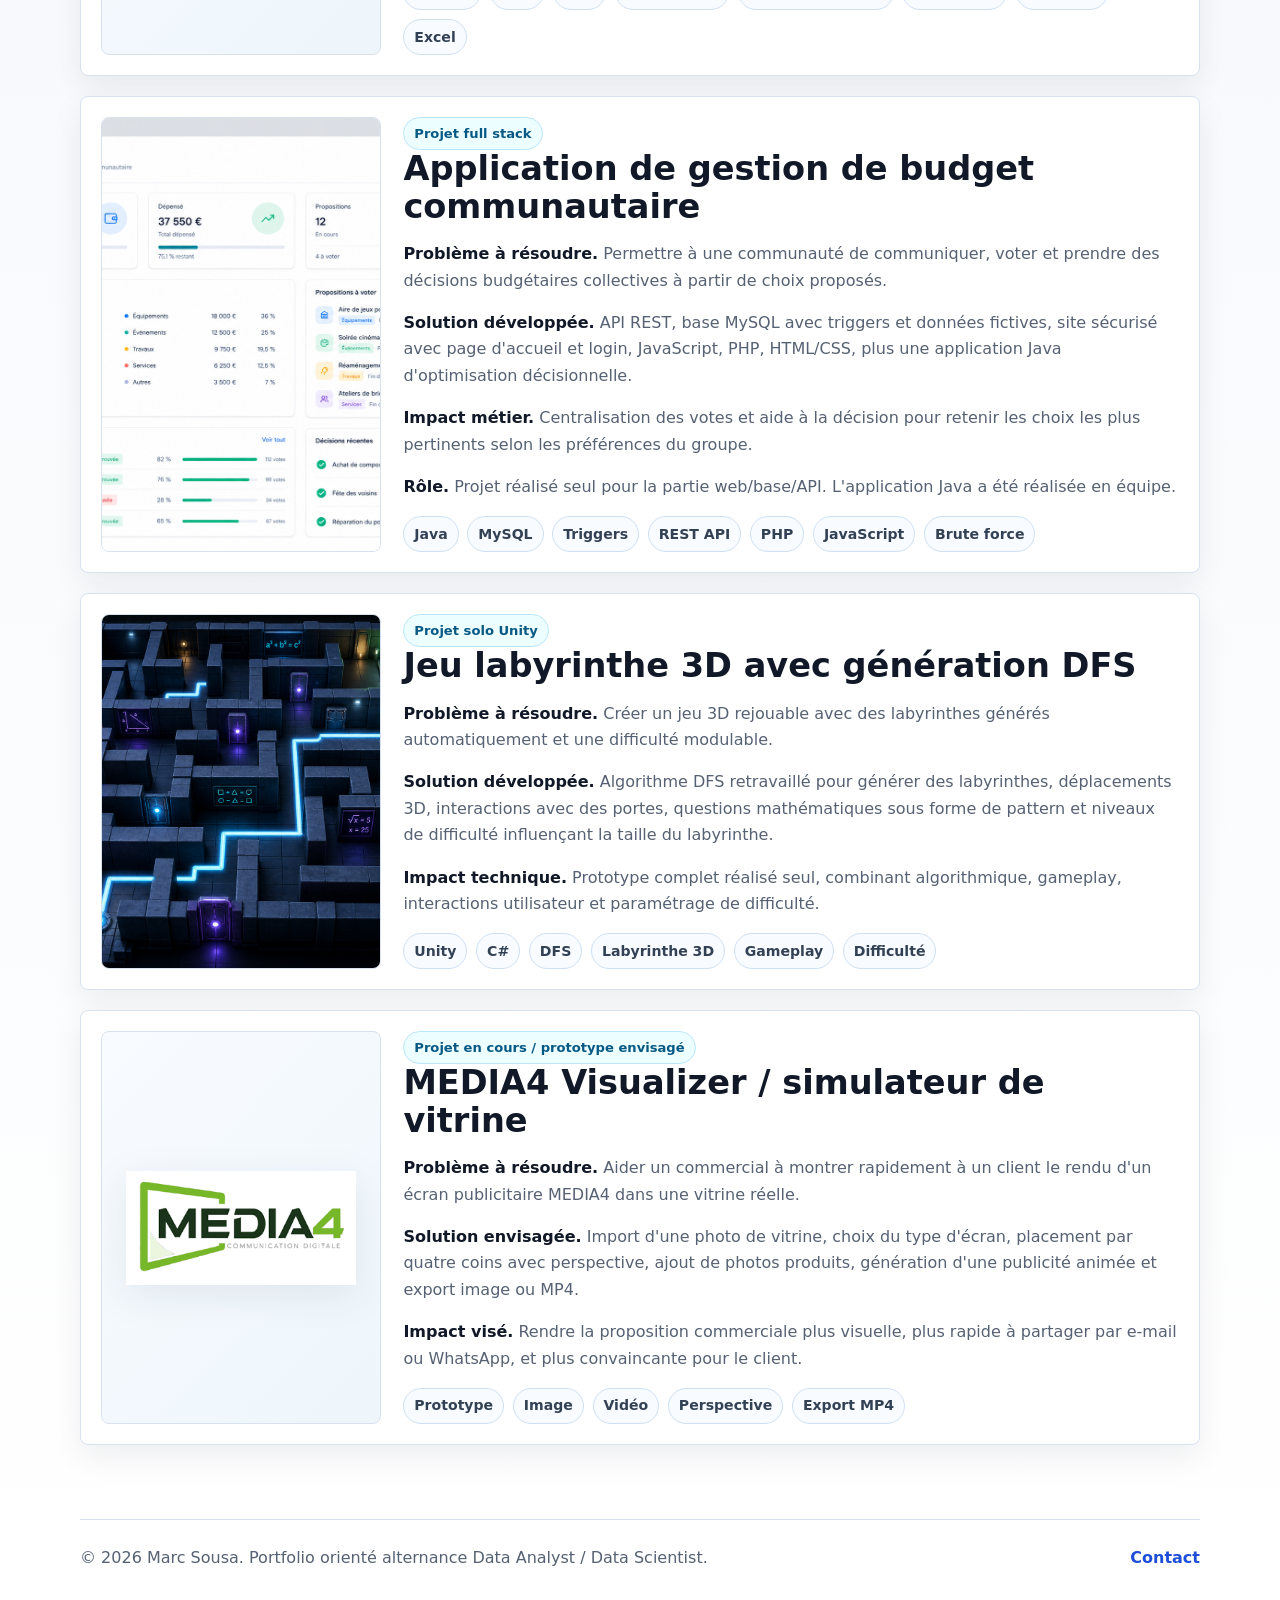
<file: projets.html>
<!doctype html>
<html lang="fr">
  <head>
    <meta charset="utf-8">
    <meta name="viewport" content="width=device-width, initial-scale=1">
    <title>Projets Data, Full Stack et Unity | Marc Sousa</title>
    <meta name="description" content="Projets de Marc Sousa: MP Renov, migration Access vers PostgreSQL, budget communautaire, jeu labyrinthe Unity 3D avec DFS et MEDIA4 Visualizer.">
    <link rel="icon" href="assets/media/favicon.svg" type="image/svg+xml">
    <link rel="stylesheet" href="assets/css/styles.css">
    <script src="assets/js/main.js" defer></script>
  </head>
  <body>
    <header class="site-header">
      <a class="brand" href="index.html" aria-label="Accueil du portfolio de Marc Sousa">
        <span class="brand-mark">MS</span>
        <span><strong>Marc Sousa</strong><small>Data Analyst / Data Scientist</small></span>
      </a>
      <button class="nav-toggle" type="button" aria-expanded="false" aria-controls="site-nav">
        <span class="sr-only">Ouvrir le menu</span><span aria-hidden="true"></span><span aria-hidden="true"></span><span aria-hidden="true"></span>
      </button>
      <nav class="site-nav" id="site-nav" aria-label="Navigation principale">
        <a href="index.html" data-nav>Accueil</a>
        <a href="experiences.html" data-nav>Expériences</a>
        <a href="projets.html" data-nav>Projets</a>
        <a href="competences.html" data-nav>Compétences</a>
        <a href="cv.html" data-nav>CV</a>
        <a class="nav-cta" href="contact.html" data-nav>Contact</a>
      </nav>
    </header>

    <main>
      <section class="page-hero section-shell" data-reveal>
        <p class="eyebrow">Projets</p>
        <h1>Des projets utiles, orientés données, applications et algorithmique</h1>
        <p class="lead">
          Ces projets montrent ma capacité à transformer un besoin en solution technique:
          application web, migration de données, aide à la décision, API REST et gameplay procédural.
        </p>
      </section>

      <section class="section project-list" data-reveal>
        <article class="project-detail">
          <figure class="project-image logo-panel">
            <img src="assets/media/media4-logo.png" alt="Logo MEDIA4">
          </figure>
          <div>
            <span class="status-pill">Projet entreprise - stage en cours</span>
            <h2>Application de gestion de chantiers MP Renov</h2>
            <p><strong>Problème à résoudre.</strong> Centraliser les informations liées aux chantiers, utilisateurs, fichiers, images et données métier dans un outil exploitable par l'entreprise.</p>
            <p><strong>Solution développée.</strong> Application React/Vite avec Supabase Auth/Postgres, rôles et permissions, fichiers JSON/JSONB, formulaires dynamiques, PWA/offline, stockage OVH, notifications e-mail/SMS, géolocalisation et rapports PDF.</p>
            <p><strong>Impact métier.</strong> Réduction des tâches manuelles, meilleure visibilité sur les chantiers et suivi plus fiable des missions, fichiers, photos, signatures et techniciens.</p>
            <div class="tag-list"><span>React</span><span>Supabase</span><span>PostgreSQL</span><span>RLS</span><span>JSONB</span><span>OVH</span><span>PDF</span><span>E-mail/SMS</span><span>Géolocalisation</span></div>
          </div>
        </article>

        <article class="project-detail">
          <figure class="project-image logo-panel">
            <img src="assets/media/wavekom-logo.png" alt="Logo WAVEKOM">
          </figure>
          <div>
            <span class="status-pill">Migration data</span>
            <h2>Migration Access vers PostgreSQL / outil de gestion de tickets</h2>
            <p><strong>Problème à résoudre.</strong> Remplacer une base Microsoft Access locale, mono-utilisateur et fragile par un système centralisé, sécurisé et multi-utilisateurs.</p>
            <p><strong>Solution développée.</strong> Conversion .mdb avec mdbtools/MBTool, correction SQL/CSV, scripts Python UTF-8, base PostgreSQL avec triggers, logique PHP dans Scriptcase, RBAC, workflows, tableaux de bord, exports Excel et rapports PDF.</p>
            <p><strong>Impact métier.</strong> Données plus fiables, tickets mieux structurés, suivi SLA automatisé, historique d'audit et meilleure traçabilité des actions.</p>
            <div class="tag-list"><span>Python</span><span>PHP</span><span>SQL</span><span>PostgreSQL</span><span>Microsoft Access</span><span>Scriptcase</span><span>pgAdmin</span><span>Excel</span></div>
          </div>
        </article>

        <article class="project-detail">
          <figure class="project-image">
            <img src="assets/media/projects/budget-communautaire-ui.png" alt="Interface fictive de gestion de budget communautaire">
          </figure>
          <div>
            <span class="status-pill">Projet full stack</span>
            <h2>Application de gestion de budget communautaire</h2>
            <p><strong>Problème à résoudre.</strong> Permettre à une communauté de communiquer, voter et prendre des décisions budgétaires collectives à partir de choix proposés.</p>
            <p><strong>Solution développée.</strong> API REST, base MySQL avec triggers et données fictives, site sécurisé avec page d'accueil et login, JavaScript, PHP, HTML/CSS, plus une application Java d'optimisation décisionnelle.</p>
            <p><strong>Impact métier.</strong> Centralisation des votes et aide à la décision pour retenir les choix les plus pertinents selon les préférences du groupe.</p>
            <p><strong>Rôle.</strong> Projet réalisé seul pour la partie web/base/API. L'application Java a été réalisée en équipe.</p>
            <div class="tag-list"><span>Java</span><span>MySQL</span><span>Triggers</span><span>REST API</span><span>PHP</span><span>JavaScript</span><span>Brute force</span></div>
          </div>
        </article>

        <article class="project-detail">
          <figure class="project-image">
            <img src="assets/media/projects/unity-labyrinthe-dfs.png" alt="Labyrinthe 3D généré procéduralement avec chemin DFS">
          </figure>
          <div>
            <span class="status-pill">Projet solo Unity</span>
            <h2>Jeu labyrinthe 3D avec génération DFS</h2>
            <p><strong>Problème à résoudre.</strong> Créer un jeu 3D rejouable avec des labyrinthes générés automatiquement et une difficulté modulable.</p>
            <p><strong>Solution développée.</strong> Algorithme DFS retravaillé pour générer des labyrinthes, déplacements 3D, interactions avec des portes, questions mathématiques sous forme de pattern et niveaux de difficulté influençant la taille du labyrinthe.</p>
            <p><strong>Impact technique.</strong> Prototype complet réalisé seul, combinant algorithmique, gameplay, interactions utilisateur et paramétrage de difficulté.</p>
            <div class="tag-list"><span>Unity</span><span>C#</span><span>DFS</span><span>Labyrinthe 3D</span><span>Gameplay</span><span>Difficulté</span></div>
          </div>
        </article>

        <article class="project-detail">
          <figure class="project-image logo-panel">
            <img src="assets/media/media4-logo.png" alt="Logo MEDIA4">
          </figure>
          <div>
            <span class="status-pill">Projet en cours / prototype envisagé</span>
            <h2>MEDIA4 Visualizer / simulateur de vitrine</h2>
            <p><strong>Problème à résoudre.</strong> Aider un commercial à montrer rapidement à un client le rendu d'un écran publicitaire MEDIA4 dans une vitrine réelle.</p>
            <p><strong>Solution envisagée.</strong> Import d'une photo de vitrine, choix du type d'écran, placement par quatre coins avec perspective, ajout de photos produits, génération d'une publicité animée et export image ou MP4.</p>
            <p><strong>Impact visé.</strong> Rendre la proposition commerciale plus visuelle, plus rapide à partager par e-mail ou WhatsApp, et plus convaincante pour le client.</p>
            <div class="tag-list"><span>Prototype</span><span>Image</span><span>Vidéo</span><span>Perspective</span><span>Export MP4</span></div>
          </div>
        </article>
      </section>
    </main>

    <footer class="site-footer">
      <p>© 2026 Marc Sousa. Portfolio orienté alternance Data Analyst / Data Scientist.</p>
      <a href="contact.html">Contact</a>
    </footer>
  </body>
</html>
</file>
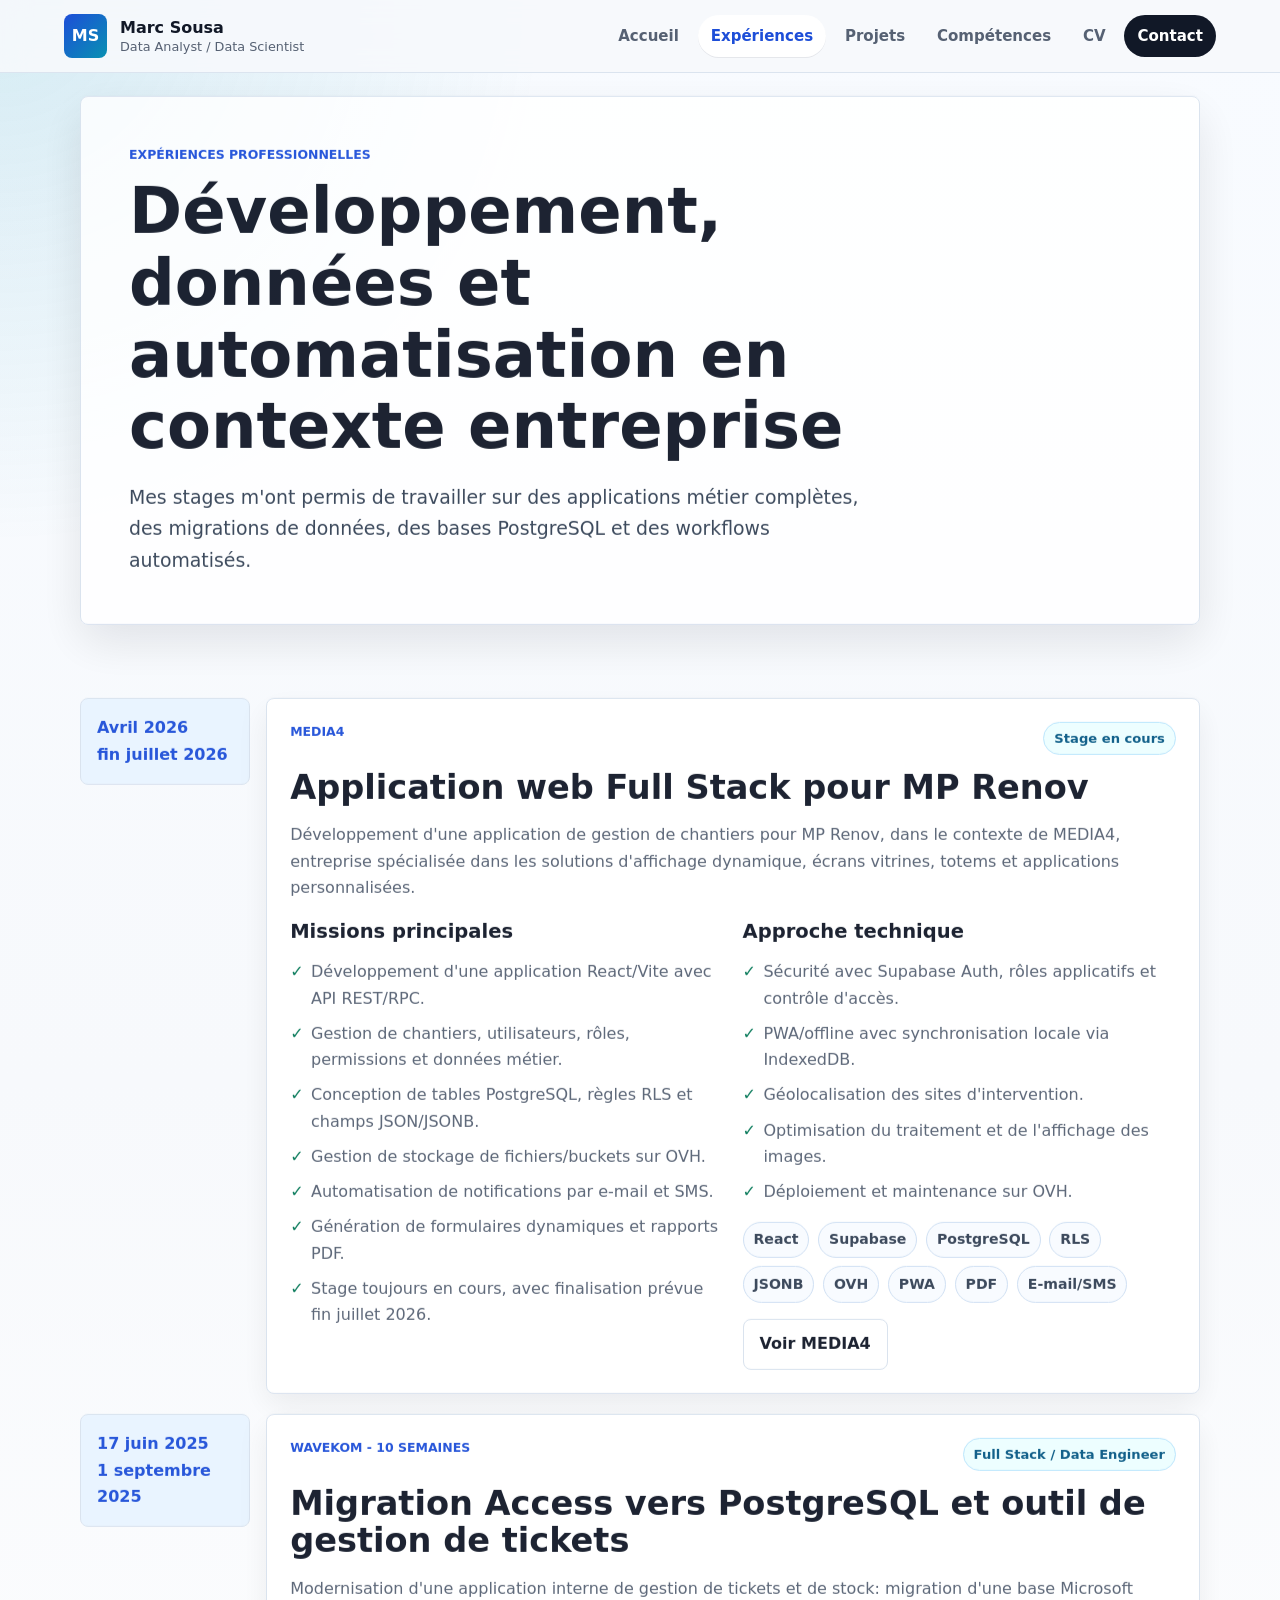
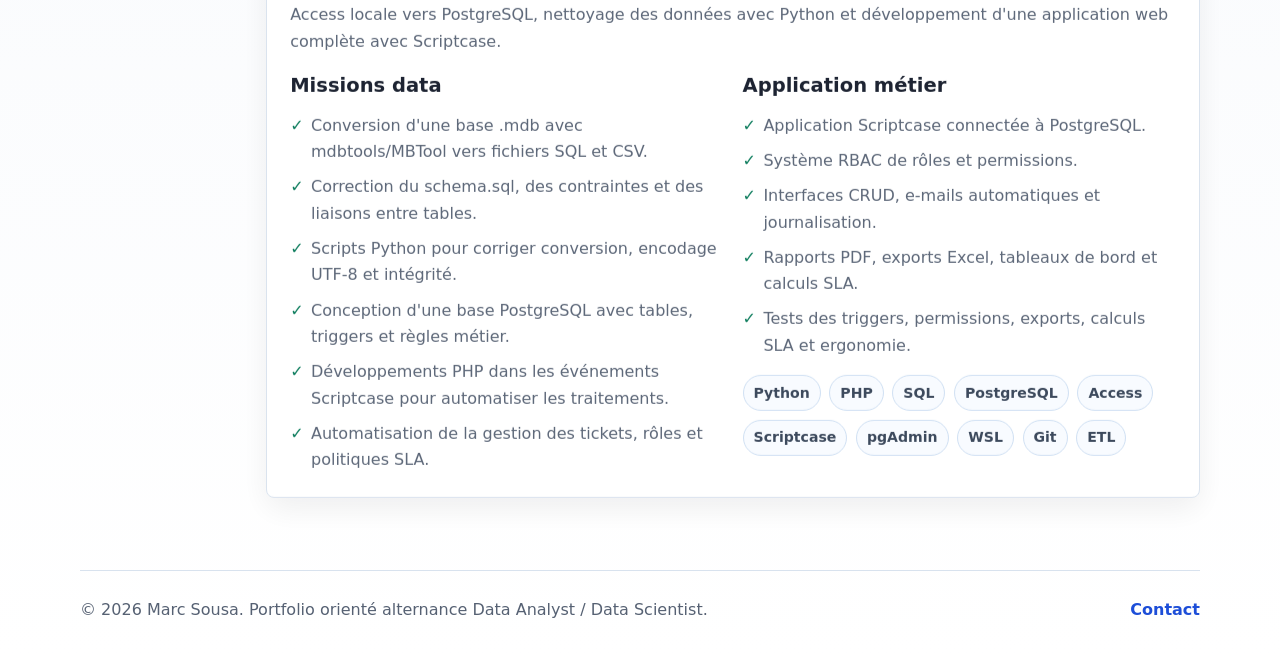
<file: stages.html>
<!doctype html>
<html lang="fr">
  <head>
    <meta charset="utf-8">
    <meta name="viewport" content="width=device-width, initial-scale=1">
    <title>Stages | Marc Sousa</title>
    <meta name="description" content="Ancienne page stages du portfolio de Marc Sousa.">
    <meta http-equiv="refresh" content="0; url=experiences.html">
    <link rel="canonical" href="experiences.html">
    <link rel="icon" href="assets/media/favicon.svg" type="image/svg+xml">
  </head>
  <body>
    <p>Redirection vers <a href="experiences.html">la page expériences</a>.</p>
  </body>
</html>
</file>
<file: assets/css/styles.css>
:root {
  --bg: #f7f9fc;
  --surface: #ffffff;
  --surface-soft: #eef6fb;
  --ink: #111827;
  --muted: #566173;
  --line: #d8e2ee;
  --blue: #1d4ed8;
  --cyan: #0891b2;
  --green: #047857;
  --violet: #6d28d9;
  --shadow: 0 18px 48px rgba(17, 24, 39, 0.1);
  --radius: 8px;
  color: var(--ink);
  background: var(--bg);
  font-family: Inter, ui-sans-serif, system-ui, -apple-system, BlinkMacSystemFont, "Segoe UI", sans-serif;
}

* {
  box-sizing: border-box;
}

html {
  scroll-behavior: smooth;
}

body {
  margin: 0;
  background:
    radial-gradient(circle at top left, rgba(8, 145, 178, 0.15), transparent 34rem),
    linear-gradient(180deg, #f8fbff 0%, #f7f9fc 48%, #ffffff 100%);
  color: var(--ink);
  font-size: 16px;
  line-height: 1.65;
}

img {
  display: block;
  max-width: 100%;
}

a {
  color: inherit;
  text-decoration: none;
}

strong {
  color: var(--ink);
}

.sr-only {
  position: absolute;
  width: 1px;
  height: 1px;
  padding: 0;
  margin: -1px;
  overflow: hidden;
  clip: rect(0, 0, 0, 0);
  white-space: nowrap;
  border: 0;
}

.site-header {
  position: sticky;
  top: 0;
  z-index: 20;
  display: flex;
  align-items: center;
  justify-content: space-between;
  gap: 1.5rem;
  padding: 0.9rem 5vw;
  border-bottom: 1px solid rgba(216, 226, 238, 0.9);
  background: rgba(247, 249, 252, 0.9);
  backdrop-filter: blur(14px);
}

.brand {
  display: inline-flex;
  align-items: center;
  gap: 0.8rem;
  min-width: 210px;
}

.brand-mark {
  display: grid;
  width: 2.7rem;
  height: 2.7rem;
  place-items: center;
  border-radius: var(--radius);
  background: linear-gradient(135deg, var(--blue), var(--cyan));
  color: #fff;
  font-weight: 900;
}

.brand strong,
.brand small {
  display: block;
  line-height: 1.2;
}

.brand small {
  margin-top: 0.15rem;
  color: var(--muted);
  font-size: 0.8rem;
}

.site-nav {
  display: flex;
  align-items: center;
  gap: 0.35rem;
}

.site-nav a {
  border-radius: 999px;
  padding: 0.55rem 0.82rem;
  color: var(--muted);
  font-size: 0.94rem;
  font-weight: 700;
}

.site-nav a:hover,
.site-nav a[aria-current="page"] {
  background: #fff;
  color: var(--blue);
  box-shadow: 0 1px 0 rgba(17, 24, 39, 0.08);
}

.site-nav .nav-cta {
  background: var(--ink);
  color: #fff;
}

.site-nav .nav-cta:hover,
.site-nav .nav-cta[aria-current="page"] {
  background: var(--blue);
  color: #fff;
}

.nav-toggle {
  display: none;
  width: 2.7rem;
  height: 2.7rem;
  border: 1px solid var(--line);
  border-radius: var(--radius);
  background: var(--surface);
  color: var(--ink);
}

.nav-toggle span:not(.sr-only) {
  display: block;
  width: 1.15rem;
  height: 2px;
  margin: 0.22rem auto;
  background: currentColor;
}

.section,
.section-shell {
  width: min(1120px, 90vw);
  margin-right: auto;
  margin-left: auto;
}

.section {
  padding: 4.6rem 0;
}

.section-shell {
  border: 1px solid var(--line);
  border-radius: var(--radius);
  background: rgba(255, 255, 255, 0.86);
  box-shadow: var(--shadow);
}

.hero {
  display: grid;
  grid-template-columns: minmax(0, 1fr) minmax(340px, 0.92fr);
  gap: 2.4rem;
  align-items: center;
  margin-top: 1.4rem;
  padding: 3rem;
}

.hero-copy {
  max-width: 680px;
}

.eyebrow,
.card-kicker {
  margin: 0 0 0.65rem;
  color: var(--blue);
  font-size: 0.78rem;
  font-weight: 900;
  letter-spacing: 0;
  text-transform: uppercase;
}

h1,
h2,
h3,
h4,
p {
  overflow-wrap: anywhere;
}

h1,
h2,
h3,
h4 {
  margin: 0;
  line-height: 1.12;
}

h1 {
  max-width: 850px;
  font-size: 4rem;
}

h2 {
  font-size: 2.1rem;
}

h3 {
  font-size: 1.22rem;
}

h4 {
  font-size: 1rem;
}

p {
  color: var(--muted);
}

.hero-title {
  margin: 0.7rem 0 0;
  color: var(--cyan);
  font-size: 1.18rem;
  font-weight: 800;
}

.lead {
  max-width: 760px;
  margin: 1.2rem 0 0;
  color: #334155;
  font-size: 1.18rem;
}

.hero-actions,
.section-action {
  display: flex;
  flex-wrap: wrap;
  gap: 0.75rem;
  margin-top: 1.6rem;
}

.section-action {
  justify-content: center;
}

.button {
  display: inline-flex;
  min-height: 2.85rem;
  align-items: center;
  justify-content: center;
  border: 1px solid transparent;
  border-radius: var(--radius);
  padding: 0.72rem 1rem;
  font-weight: 850;
  cursor: pointer;
}

.button-primary {
  background: var(--blue);
  color: #fff;
}

.button-primary:hover {
  background: #1e40af;
}

.button-secondary {
  border-color: var(--line);
  background: var(--surface);
  color: var(--ink);
}

.button-secondary:hover {
  border-color: var(--cyan);
  color: var(--blue);
}

.button-ghost {
  background: #e8f4ff;
  color: var(--blue);
}

.timeline-content .button {
  margin-top: 1rem;
}

.hero-media {
  overflow: hidden;
  border: 1px solid var(--line);
  border-radius: var(--radius);
  background: var(--surface-soft);
}

.hero-media img {
  width: 100%;
  height: 430px;
  object-fit: cover;
}

.page-hero {
  margin-top: 1.4rem;
  padding: 3rem;
}

.section-heading {
  max-width: 780px;
  margin-bottom: 2rem;
}

.section-heading p {
  margin-bottom: 0;
}

.section-muted {
  width: 100%;
  max-width: none;
  padding-right: 5vw;
  padding-left: 5vw;
  background: linear-gradient(180deg, #eef6fb, #f8fbff);
}

.section-muted > * {
  width: min(1120px, 90vw);
  margin-right: auto;
  margin-left: auto;
}

.value-grid,
.experience-grid,
.project-grid,
.skills-board,
.contact-grid {
  display: grid;
  gap: 1rem;
}

.value-grid,
.project-grid,
.contact-grid {
  grid-template-columns: repeat(3, minmax(0, 1fr));
}

.experience-grid,
.formation-contact {
  display: grid;
  grid-template-columns: repeat(2, minmax(0, 1fr));
  gap: 1rem;
}

.value-card,
.experience-card,
.project-card,
.skills-board article,
.formation-card,
.contact-card,
.timeline-content,
.project-detail,
.cv-sheet {
  border: 1px solid var(--line);
  border-radius: var(--radius);
  background: var(--surface);
  box-shadow: 0 12px 32px rgba(17, 24, 39, 0.07);
}

.value-card,
.experience-card,
.project-card,
.skills-board article,
.formation-card,
.contact-card {
  padding: 1.25rem;
}

.value-card span {
  color: var(--cyan);
  font-weight: 900;
}

.card-topline {
  display: flex;
  flex-wrap: wrap;
  justify-content: space-between;
  gap: 0.75rem;
  margin-bottom: 0.85rem;
}

.status-pill {
  display: inline-flex;
  width: fit-content;
  align-items: center;
  border: 1px solid #bae6fd;
  border-radius: 999px;
  background: #ecfeff;
  padding: 0.28rem 0.62rem;
  color: #075985;
  font-size: 0.82rem;
  font-weight: 850;
}

.tag-list {
  display: flex;
  flex-wrap: wrap;
  gap: 0.55rem;
  margin-top: 1rem;
}

.tag-list span {
  border: 1px solid #cfe0f4;
  border-radius: 999px;
  background: #f8fbff;
  padding: 0.34rem 0.62rem;
  color: #334155;
  font-size: 0.88rem;
  font-weight: 750;
}

.check-list {
  display: grid;
  gap: 0.55rem;
  margin: 1rem 0 0;
  padding: 0;
  list-style: none;
}

.check-list li {
  position: relative;
  padding-left: 1.3rem;
  color: var(--muted);
}

.check-list li::before {
  position: absolute;
  left: 0;
  color: var(--green);
  content: "✓";
  font-weight: 900;
}

.skills-board {
  grid-template-columns: repeat(3, minmax(0, 1fr));
}

.skills-board-large article {
  min-height: 210px;
}

.timeline {
  display: grid;
  gap: 1.25rem;
}

.timeline-item {
  display: grid;
  grid-template-columns: 170px minmax(0, 1fr);
  gap: 1rem;
}

.timeline-date {
  align-self: start;
  border: 1px solid var(--line);
  border-radius: var(--radius);
  background: #e8f4ff;
  padding: 1rem;
  color: var(--blue);
  font-weight: 900;
}

.timeline-content {
  padding: 1.45rem;
}

.two-column {
  display: grid;
  grid-template-columns: repeat(2, minmax(0, 1fr));
  gap: 1.2rem;
  margin-top: 1.25rem;
}

.project-list {
  display: grid;
  gap: 1.25rem;
}

.project-detail {
  display: grid;
  grid-template-columns: 280px minmax(0, 1fr);
  gap: 1.4rem;
  padding: 1.25rem;
}

.project-image {
  display: grid;
  min-height: 250px;
  overflow: hidden;
  align-items: center;
  justify-items: center;
  margin: 0;
  border: 1px solid var(--line);
  border-radius: var(--radius);
  background: linear-gradient(135deg, #f8fbff, #eef6fb);
}

.project-image img {
  width: 100%;
  height: 100%;
  object-fit: cover;
}

.project-image.logo-panel {
  padding: 1.4rem;
}

.project-image.logo-panel img {
  width: min(100%, 230px);
  height: auto;
  object-fit: contain;
  filter: drop-shadow(0 10px 18px rgba(17, 24, 39, 0.08));
}

.project-visual {
  position: relative;
  min-height: 250px;
  overflow: hidden;
  border: 1px solid var(--line);
  border-radius: var(--radius);
  background: #111827;
}

.project-visual span {
  position: absolute;
  display: block;
  border-radius: 6px;
}

.visual-web {
  background: linear-gradient(135deg, #eff6ff, #dff7fb);
}

.visual-web span:nth-child(1) {
  inset: 34px 32px auto;
  height: 42px;
  background: #111827;
}

.visual-web span:nth-child(2) {
  left: 32px;
  right: 32px;
  top: 96px;
  height: 84px;
  border: 1px solid #bfdbfe;
  background: #fff;
}

.visual-web span:nth-child(3) {
  left: 50px;
  right: 78px;
  bottom: 36px;
  height: 18px;
  background: var(--cyan);
}

.visual-data {
  background: #f8fafc;
}

.visual-data span {
  left: 46px;
  width: 188px;
  height: 34px;
  border: 1px solid #cbd5e1;
  background: #fff;
}

.visual-data span:nth-child(1) { top: 46px; }
.visual-data span:nth-child(2) { top: 96px; background: #ecfeff; }
.visual-data span:nth-child(3) { top: 146px; background: #eff6ff; }
.visual-data span:nth-child(4) { top: 196px; width: 116px; background: #dbeafe; }

.visual-prototype {
  background:
    linear-gradient(90deg, rgba(255,255,255,0.12) 1px, transparent 1px),
    linear-gradient(0deg, rgba(255,255,255,0.12) 1px, transparent 1px),
    #0f172a;
  background-size: 34px 34px;
}

.visual-prototype span:nth-child(1) {
  inset: 42px 48px 54px;
  border: 2px solid #67e8f9;
  transform: perspective(280px) rotateY(-12deg);
}

.visual-prototype span:nth-child(2) {
  left: 82px;
  top: 82px;
  width: 88px;
  height: 54px;
  background: var(--blue);
}

.visual-prototype span:nth-child(3) {
  left: 112px;
  bottom: 54px;
  width: 66px;
  height: 66px;
  background: var(--violet);
}

.visual-budget {
  background: linear-gradient(135deg, #f0fdf4, #eff6ff);
}

.visual-budget span:nth-child(1) {
  left: 34px;
  top: 40px;
  width: 210px;
  height: 34px;
  background: #0f172a;
}

.visual-budget span:nth-child(2) {
  left: 34px;
  top: 98px;
  width: 78px;
  height: 78px;
  background: #22c55e;
}

.visual-budget span:nth-child(3) {
  left: 130px;
  top: 98px;
  width: 112px;
  height: 78px;
  border: 1px solid #bfdbfe;
  background: #fff;
}

.visual-budget span:nth-child(4) {
  left: 34px;
  bottom: 36px;
  width: 168px;
  height: 18px;
  background: var(--blue);
}

.visual-unity {
  background:
    linear-gradient(90deg, rgba(255,255,255,0.1) 1px, transparent 1px),
    linear-gradient(0deg, rgba(255,255,255,0.1) 1px, transparent 1px),
    #111827;
  background-size: 34px 34px;
}

.visual-unity span {
  width: 42px;
  height: 42px;
  background: #38bdf8;
  box-shadow: 0 0 0 4px rgba(56, 189, 248, 0.16);
}

.visual-unity span:nth-child(1) { left: 42px; top: 42px; }
.visual-unity span:nth-child(2) { left: 118px; top: 84px; background: #a78bfa; }
.visual-unity span:nth-child(3) { left: 194px; top: 126px; background: #22c55e; }
.visual-unity span:nth-child(4) { left: 118px; top: 194px; background: #f59e0b; }

.contact-links {
  display: grid;
  gap: 0.55rem;
  margin: 1rem 0;
}

.contact-links a {
  color: var(--blue);
  font-weight: 800;
}

.cv-sheet {
  max-width: 980px;
  padding: 2rem;
}

.cv-header {
  display: flex;
  justify-content: space-between;
  gap: 1.5rem;
  border-bottom: 2px solid var(--ink);
  padding-bottom: 1.2rem;
}

.cv-header h2 {
  max-width: 640px;
  font-size: 2.2rem;
}

.cv-contact {
  text-align: right;
}

.cv-contact p {
  margin: 0.2rem 0;
}

.cv-grid {
  display: grid;
  grid-template-columns: repeat(2, minmax(0, 1fr));
  gap: 1.35rem;
  padding-top: 1.5rem;
}

.cv-grid section {
  border-top: 1px solid var(--line);
  padding-top: 1rem;
}

.cv-entry + .cv-entry {
  margin-top: 1rem;
}

.site-footer {
  display: flex;
  justify-content: space-between;
  gap: 1rem;
  width: min(1120px, 90vw);
  margin: 0 auto;
  border-top: 1px solid var(--line);
  padding: 1.6rem 0 2.2rem;
}

.site-footer p {
  margin: 0;
}

.site-footer a {
  color: var(--blue);
  font-weight: 850;
}

[data-reveal] {
  transform: translateY(18px);
  opacity: 0;
  transition: opacity 0.55s ease, transform 0.55s ease;
}

[data-reveal].is-visible {
  transform: translateY(0);
  opacity: 1;
}

@media (max-width: 980px) {
  .hero,
  .experience-grid,
  .formation-contact,
  .project-detail {
    grid-template-columns: 1fr;
  }

  .hero-media img {
    height: 340px;
  }

  .value-grid,
  .project-grid,
  .skills-board,
  .contact-grid {
    grid-template-columns: repeat(2, minmax(0, 1fr));
  }
}

@media (max-width: 760px) {
  .site-header {
    align-items: flex-start;
  }

  .brand {
    min-width: 0;
  }

  .nav-toggle {
    display: block;
  }

  .site-nav {
    position: absolute;
    left: 5vw;
    right: 5vw;
    top: calc(100% + 0.45rem);
    display: none;
    flex-direction: column;
    align-items: stretch;
    border: 1px solid var(--line);
    border-radius: var(--radius);
    background: #fff;
    padding: 0.45rem;
    box-shadow: var(--shadow);
  }

  .site-nav.is-open {
    display: flex;
  }

  .site-nav a {
    border-radius: 6px;
  }

  .hero,
  .page-hero {
    padding: 1.7rem;
  }

  h1 {
    font-size: 2.7rem;
  }

  h2 {
    font-size: 1.6rem;
  }

  .lead {
    font-size: 1.03rem;
  }

  .value-grid,
  .project-grid,
  .skills-board,
  .contact-grid,
  .two-column,
  .cv-grid {
    grid-template-columns: 1fr;
  }

  .timeline-item {
    grid-template-columns: 1fr;
  }

  .cv-header {
    display: block;
  }

  .cv-contact {
    margin-top: 1rem;
    text-align: left;
  }

  .site-footer {
    display: block;
  }
}

@media print {
  body {
    background: #fff;
    font-size: 12px;
  }

  .no-print,
  .site-header,
  .site-footer,
  .page-hero {
    display: none !important;
  }

  .section {
    width: 100%;
    padding: 0;
  }

  .cv-sheet {
    max-width: none;
    border: 0;
    box-shadow: none;
    padding: 0;
  }
}
</file>
